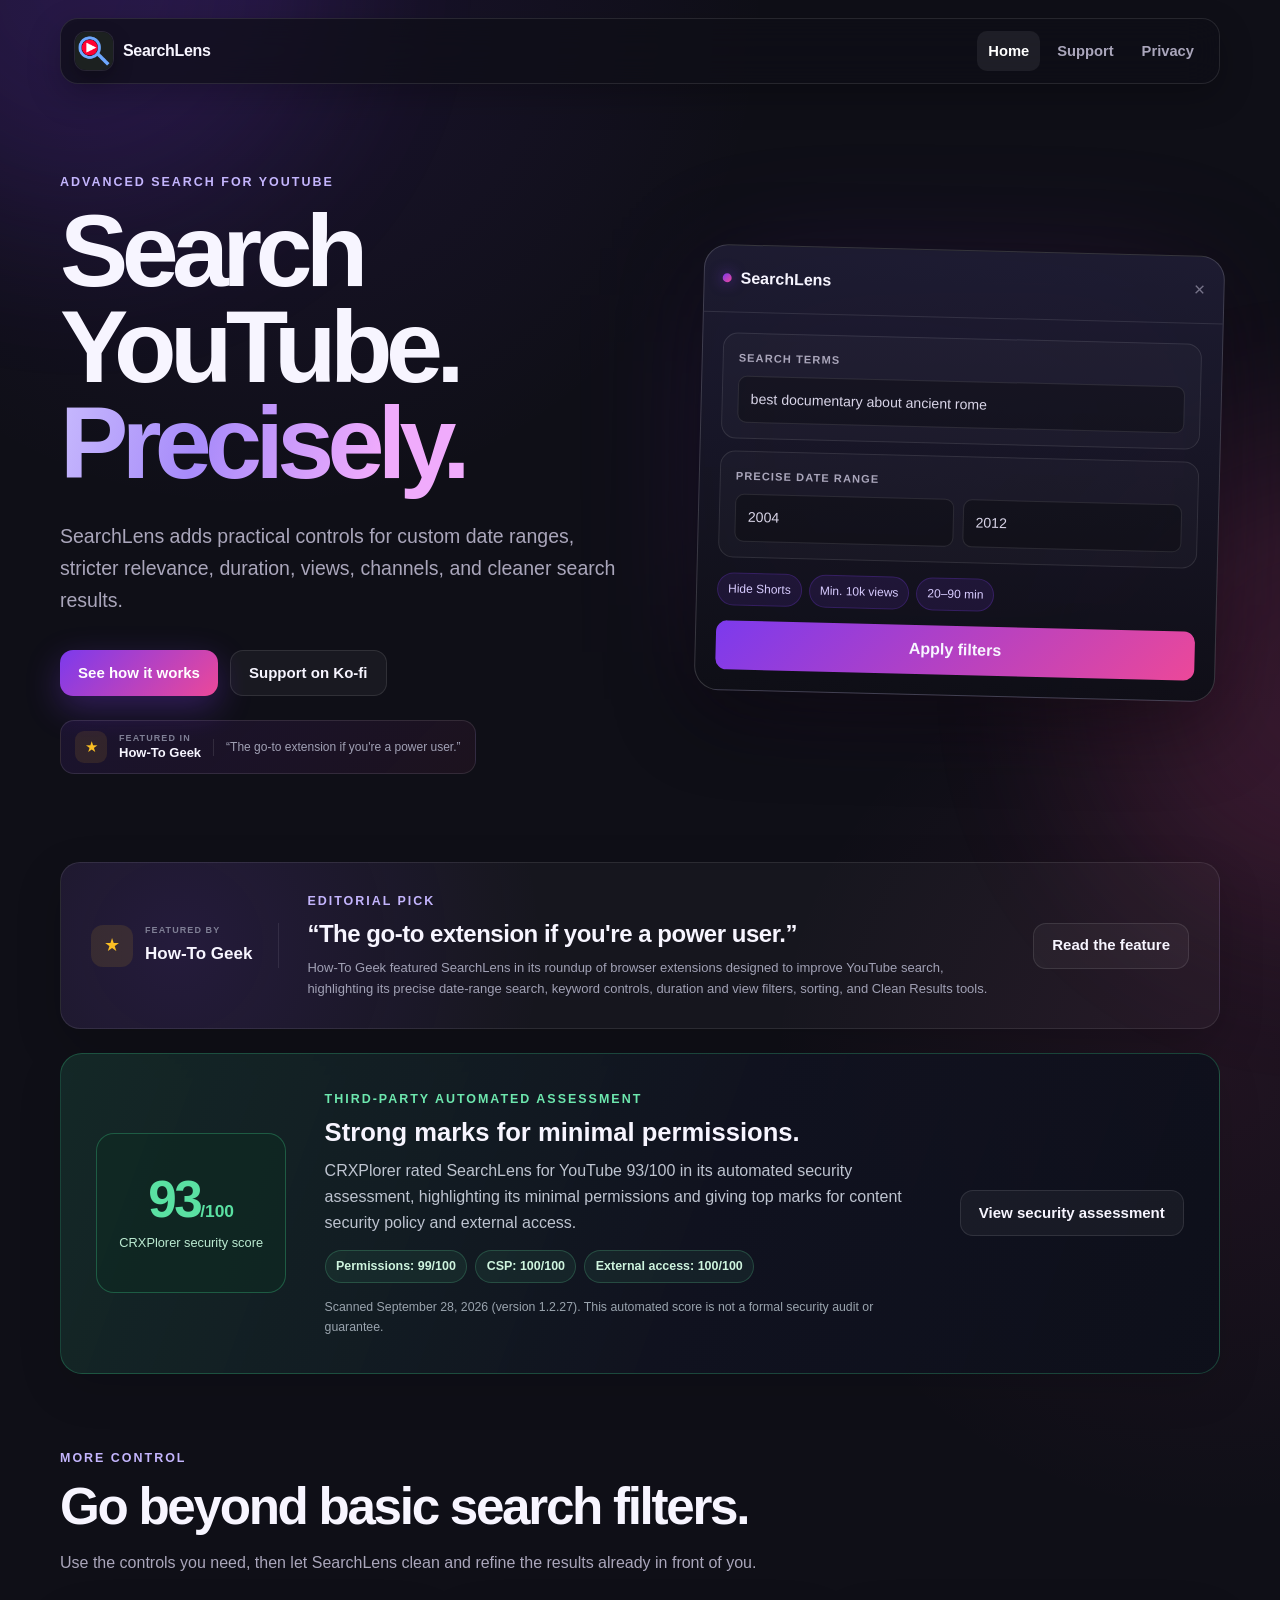
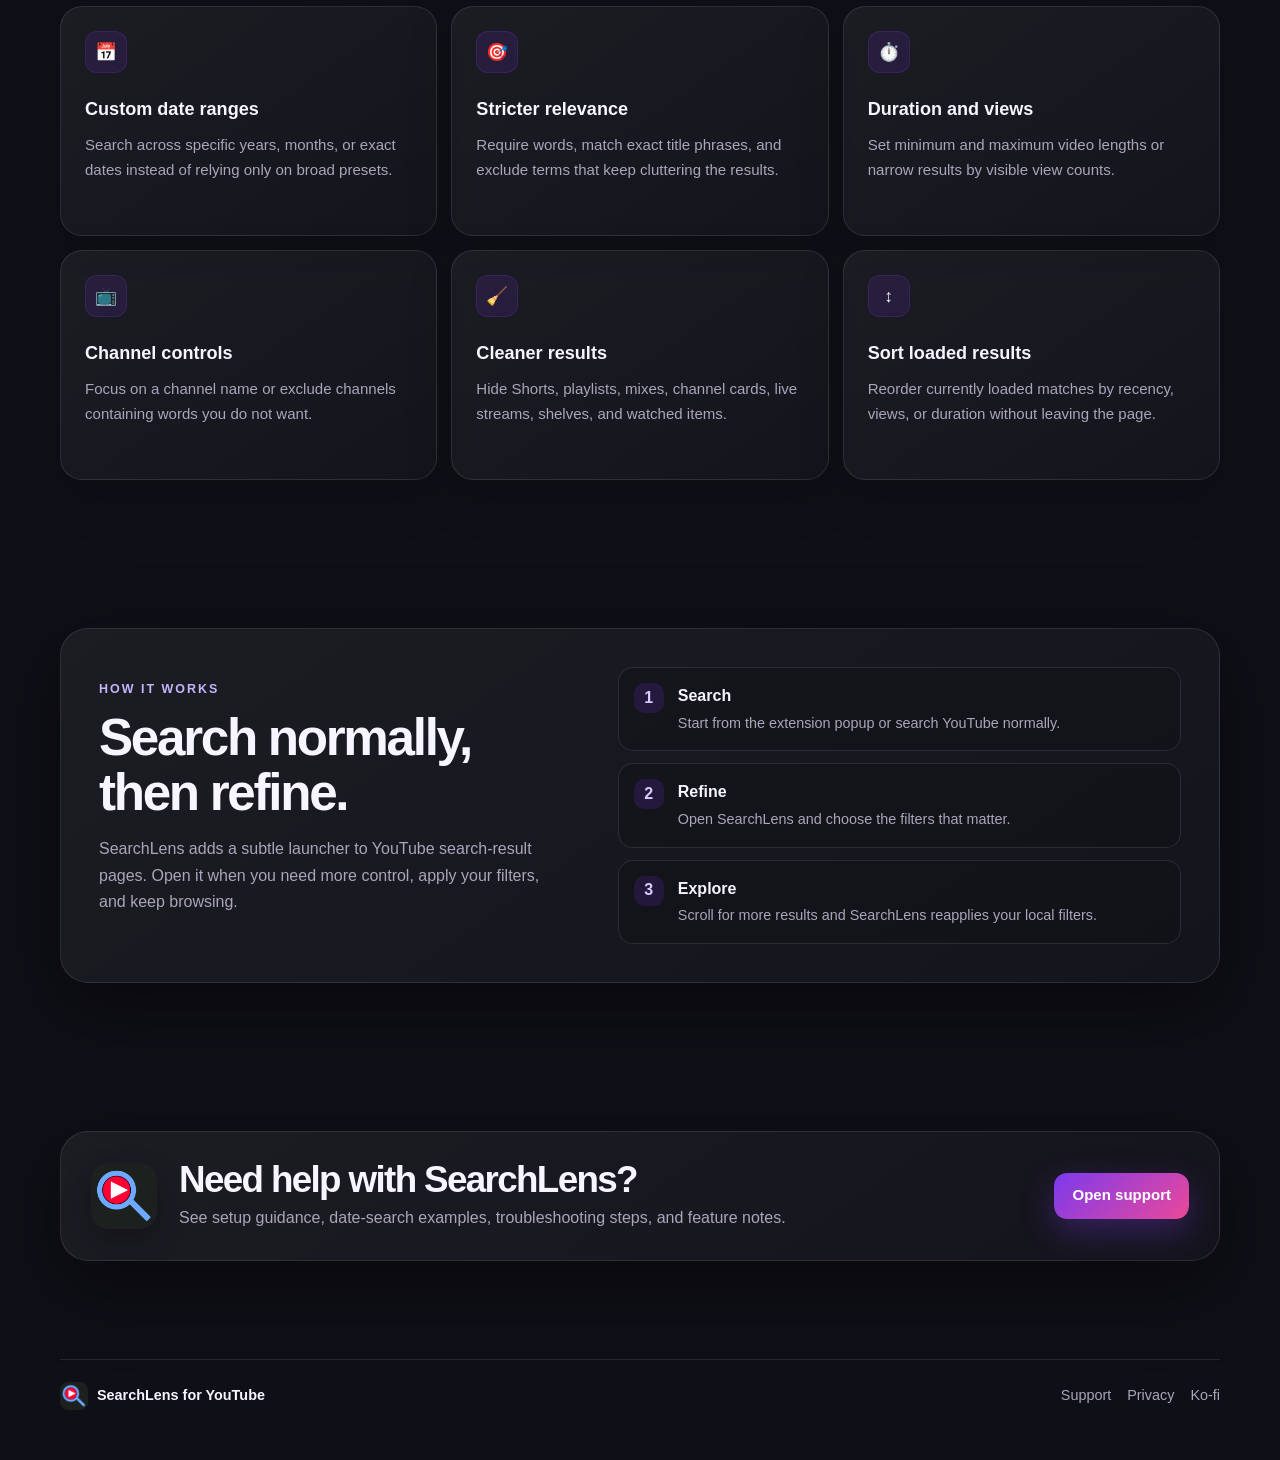
<file: index.html>
<!doctype html>
<html lang="en">
<head>
  <meta charset="utf-8">
  <meta name="viewport" content="width=device-width, initial-scale=1">

  <meta
    name="description"
    content="SearchLens for YouTube adds advanced search controls for custom dates, stricter relevance, duration, views, channels, and cleaner results."
  >

  <meta name="theme-color" content="#0f0f17">

  <title>SearchLens for YouTube</title>

  <link rel="icon" type="image/png" href="assets/searchlens-icon.png">
  <link rel="apple-touch-icon" href="assets/searchlens-icon.png">
  <link rel="stylesheet" href="style.css">
<style>
  /* SearchLens third-party assessment card */
  .security-section { margin-top: 1.5rem; }
  .security-card {
    display: grid;
    grid-template-columns: minmax(150px, 190px) minmax(0, 1fr) auto;
    align-items: center;
    gap: clamp(1.25rem, 3vw, 2.5rem);
    padding: clamp(1.4rem, 3vw, 2.2rem);
    border: 1px solid rgba(56, 200, 133, .28);
    border-radius: 22px;
    background: linear-gradient(110deg, rgba(24, 58, 50, .6), rgba(17, 19, 32, .94) 55%, rgba(14, 16, 27, .98));
    box-shadow: 0 16px 45px rgba(0, 0, 0, .12);
  }
  .security-score {
    display: flex;
    flex-direction: column;
    justify-content: center;
    align-items: center;
    gap: .4rem;
    min-height: 160px;
    padding: 1rem;
    border: 1px solid rgba(65, 215, 144, .3);
    border-radius: 18px;
    background: rgba(16, 42, 35, .62);
    color: #e7fff1;
    text-align: center;
  }
  .security-score-number { color: #5ae0a2; font-size: clamp(2.4rem, 4vw, 3.4rem); font-weight: 800; line-height: 1; letter-spacing: -.05em; }
  .security-score-number span { font-size: .34em; font-weight: 600; letter-spacing: 0; }
  .security-score-label { color: #bcebd2; font-size: .8rem; }
  .security-copy .eyebrow { color: #6de7ae; margin-bottom: .45rem; }
  .security-copy h2 { margin: 0 0 .6rem; font-size: clamp(1.3rem, 2vw, 1.75rem); line-height: 1.25; }
  .security-copy > p:not(.eyebrow) { margin: 0; color: #bec4d0; line-height: 1.6; }
  .security-highlights { display: flex; flex-wrap: wrap; gap: .5rem; margin: .95rem 0; }
  .security-highlights span {
    display: inline-flex;
    padding: .32rem .65rem;
    border: 1px solid rgba(98, 228, 160, .21);
    border-radius: 999px;
    background: rgba(63, 150, 110, .12);
    color: #cef4de;
    font-size: .78rem;
    font-weight: 600;
  }
  .security-copy .security-note { font-size: .77rem; color: #9aa4ae !important; }
  .security-button { text-align: center; white-space: nowrap; }
  @media (max-width: 980px) {
    .security-card { grid-template-columns: 155px minmax(0, 1fr); }
    .security-button { grid-column: 2; justify-self: start; }
  }
  @media (max-width: 600px) {
    .security-card { grid-template-columns: 1fr; gap: 1.2rem; }
    .security-score { min-height: auto; padding: 1.3rem; }
    .security-button { grid-column: 1; justify-self: stretch; }
  }
</style>

</head>

<body>

  <div class="ambient ambient-one" aria-hidden="true"></div>
  <div class="ambient ambient-two" aria-hidden="true"></div>

  <header class="site-header">

    <a class="brand" href="index.html" aria-label="SearchLens home">
      <img
        src="assets/searchlens-icon.png"
        alt="SearchLens icon"
        class="brand-icon"
      >
      <span>SearchLens</span>
    </a>

    <nav class="nav" aria-label="Main navigation">
      <a class="active" href="index.html">Home</a>
      <a href="support.html">Support</a>
      <a href="privacy.html">Privacy</a>
    </nav>

  </header>


  <main>

    <!-- HERO -->
    <section class="hero shell">

      <div class="hero-copy">

        <p class="eyebrow">ADVANCED SEARCH FOR YOUTUBE</p>

        <h1>
          Search YouTube.<br>
          <span>Precisely.</span>
        </h1>

        <p class="hero-text">
          SearchLens adds practical controls for custom date ranges,
          stricter relevance, duration, views, channels, and cleaner
          search results.
        </p>

        <div class="hero-actions">

          <a class="button primary" href="support.html">
            See how it works
          </a>

          <a
            class="button secondary"
            href="https://ko-fi.com/P5P31T3SZI"
            target="_blank"
            rel="noopener noreferrer"
          >
            Support on Ko-fi
          </a>

        </div>


        <!-- HOW-TO GEEK FEATURE BADGE -->
        <a
          class="featured-badge"
          href="https://www.howtogeek.com/youtubes-search-is-broken-but-these-extensions-fix-it/"
          target="_blank"
          rel="noopener noreferrer"
          aria-label="Read about SearchLens on How-To Geek"
        >

          <span class="featured-badge-mark">★</span>

          <span class="featured-badge-copy">
            <small>FEATURED IN</small>
            <strong>How-To Geek</strong>
          </span>

          <span class="featured-badge-text">
            “The go-to extension if you're a power user.”
          </span>

        </a>

      </div>


      <div class="hero-visual" aria-label="SearchLens feature preview">

        <div class="mock-window">

          <div class="mock-topbar">

            <div class="mock-brand">
              <span class="status-dot"></span>
              SearchLens
            </div>

            <span class="mock-close">×</span>

          </div>


          <div class="mock-body">

            <div class="mock-section">

              <div class="mock-label">
                SEARCH TERMS
              </div>

              <div class="mock-input">
                best documentary about ancient rome
              </div>

            </div>


            <div class="mock-section">

              <div class="mock-label">
                PRECISE DATE RANGE
              </div>

              <div class="mock-grid">

                <div class="mock-input">
                  2004
                </div>

                <div class="mock-input">
                  2012
                </div>

              </div>

            </div>


            <div class="mock-chips">

              <span>Hide Shorts</span>
              <span>Min. 10k views</span>
              <span>20–90 min</span>

            </div>


            <div class="mock-button">
              Apply filters
            </div>

          </div>

        </div>

      </div>

    </section>



    <!-- PRESS / EDITORIAL FEATURE -->
    <section class="press-section shell">

      <div class="press-card">

        <div class="press-card-label">

          <span class="press-star">★</span>

          <div>
            <span>FEATURED BY</span>
            <strong>How-To Geek</strong>
          </div>

        </div>


        <div class="press-card-copy">

          <p class="eyebrow">
            EDITORIAL PICK
          </p>

          <blockquote>
            “The go-to extension if you're a power user.”
          </blockquote>

          <p>
            How-To Geek featured SearchLens in its roundup of browser
            extensions designed to improve YouTube search, highlighting
            its precise date-range search, keyword controls, duration and
            view filters, sorting, and Clean Results tools.
          </p>

        </div>


        <a
          class="button secondary press-button"
          href="https://www.howtogeek.com/youtubes-search-is-broken-but-these-extensions-fix-it/"
          target="_blank"
          rel="noopener noreferrer"
        >
          Read the feature
        </a>

      </div>

    </section>



<!-- THIRD-PARTY SECURITY ASSESSMENT -->
<section class="security-section shell" aria-labelledby="security-heading">
  <div class="security-card">
    <div class="security-score" aria-label="CRXPlorer security score: 93 out of 100">
      <span class="security-score-number">93<span>/100</span></span>
      <span class="security-score-label">CRXPlorer security score</span>
    </div>

    <div class="security-copy">
      <p class="eyebrow">THIRD-PARTY AUTOMATED ASSESSMENT</p>
      <h2 id="security-heading">Strong marks for minimal permissions.</h2>
      <p>
        CRXPlorer rated SearchLens for YouTube 93/100 in its automated
        security assessment, highlighting its minimal permissions and
        giving top marks for content security policy and external access.
      </p>
      <div class="security-highlights" aria-label="Assessment category scores">
        <span>Permissions: 99/100</span>
        <span>CSP: 100/100</span>
        <span>External access: 100/100</span>
      </div>
      <p class="security-note">
        Scanned September 28, 2026 (version 1.2.27). This automated score
        is not a formal security audit or guarantee.
      </p>
    </div>

    <a
      class="button secondary security-button"
      href="https://crxplorer.com/extension/ndphfebcjimfndlaiedcaaockinmgapa/searchlens-for-youtube"
      target="_blank"
      rel="noopener noreferrer"
    >
      View security assessment
    </a>
  </div>
</section>



    <!-- FEATURES -->
    <section class="section shell" id="features">

      <div class="section-heading">

        <p class="eyebrow">
          MORE CONTROL
        </p>

        <h2>
          Go beyond basic search filters.
        </h2>

        <p>
          Use the controls you need, then let SearchLens clean and
          refine the results already in front of you.
        </p>

      </div>


      <div class="feature-grid">

        <article class="feature-card">

          <span class="feature-icon">📅</span>

          <h3>
            Custom date ranges
          </h3>

          <p>
            Search across specific years, months, or exact dates
            instead of relying only on broad presets.
          </p>

        </article>


        <article class="feature-card">

          <span class="feature-icon">🎯</span>

          <h3>
            Stricter relevance
          </h3>

          <p>
            Require words, match exact title phrases, and exclude
            terms that keep cluttering the results.
          </p>

        </article>


        <article class="feature-card">

          <span class="feature-icon">⏱️</span>

          <h3>
            Duration and views
          </h3>

          <p>
            Set minimum and maximum video lengths or narrow results
            by visible view counts.
          </p>

        </article>


        <article class="feature-card">

          <span class="feature-icon">📺</span>

          <h3>
            Channel controls
          </h3>

          <p>
            Focus on a channel name or exclude channels containing
            words you do not want.
          </p>

        </article>


        <article class="feature-card">

          <span class="feature-icon">🧹</span>

          <h3>
            Cleaner results
          </h3>

          <p>
            Hide Shorts, playlists, mixes, channel cards, live streams,
            shelves, and watched items.
          </p>

        </article>


        <article class="feature-card">

          <span class="feature-icon">↕</span>

          <h3>
            Sort loaded results
          </h3>

          <p>
            Reorder currently loaded matches by recency, views,
            or duration without leaving the page.
          </p>

        </article>

      </div>

    </section>



    <!-- HOW IT WORKS -->
    <section class="section shell">

      <div class="split-card">

        <div>

          <p class="eyebrow">
            HOW IT WORKS
          </p>

          <h2>
            Search normally, then refine.
          </h2>

          <p>
            SearchLens adds a subtle launcher to YouTube
            search-result pages. Open it when you need more control,
            apply your filters, and keep browsing.
          </p>

        </div>


        <ol class="steps">

          <li>

            <span>1</span>

            <div>

              <strong>
                Search
              </strong>

              <p>
                Start from the extension popup or search YouTube
                normally.
              </p>

            </div>

          </li>


          <li>

            <span>2</span>

            <div>

              <strong>
                Refine
              </strong>

              <p>
                Open SearchLens and choose the filters that matter.
              </p>

            </div>

          </li>


          <li>

            <span>3</span>

            <div>

              <strong>
                Explore
              </strong>

              <p>
                Scroll for more results and SearchLens reapplies
                your local filters.
              </p>

            </div>

          </li>

        </ol>

      </div>

    </section>



    <!-- SUPPORT -->
    <section class="section shell">

      <div class="cta-card">

        <img
          src="assets/searchlens-icon.png"
          alt=""
          class="cta-icon"
        >

        <div>

          <h2>
            Need help with SearchLens?
          </h2>

          <p>
            See setup guidance, date-search examples,
            troubleshooting steps, and feature notes.
          </p>

        </div>


        <a
          class="button primary"
          href="support.html"
        >
          Open support
        </a>

      </div>

    </section>

  </main>



  <footer class="site-footer shell">

    <div class="footer-brand">

      <img
        src="assets/searchlens-icon.png"
        alt=""
        class="footer-icon"
      >

      <span>
        SearchLens for YouTube
      </span>

    </div>


    <div class="footer-links">

      <a href="support.html">
        Support
      </a>

      <a href="privacy.html">
        Privacy
      </a>

      <a
        href="https://ko-fi.com/P5P31T3SZI"
        target="_blank"
        rel="noopener noreferrer"
      >
        Ko-fi
      </a>

    </div>

  </footer>

</body>
</html>
</file>
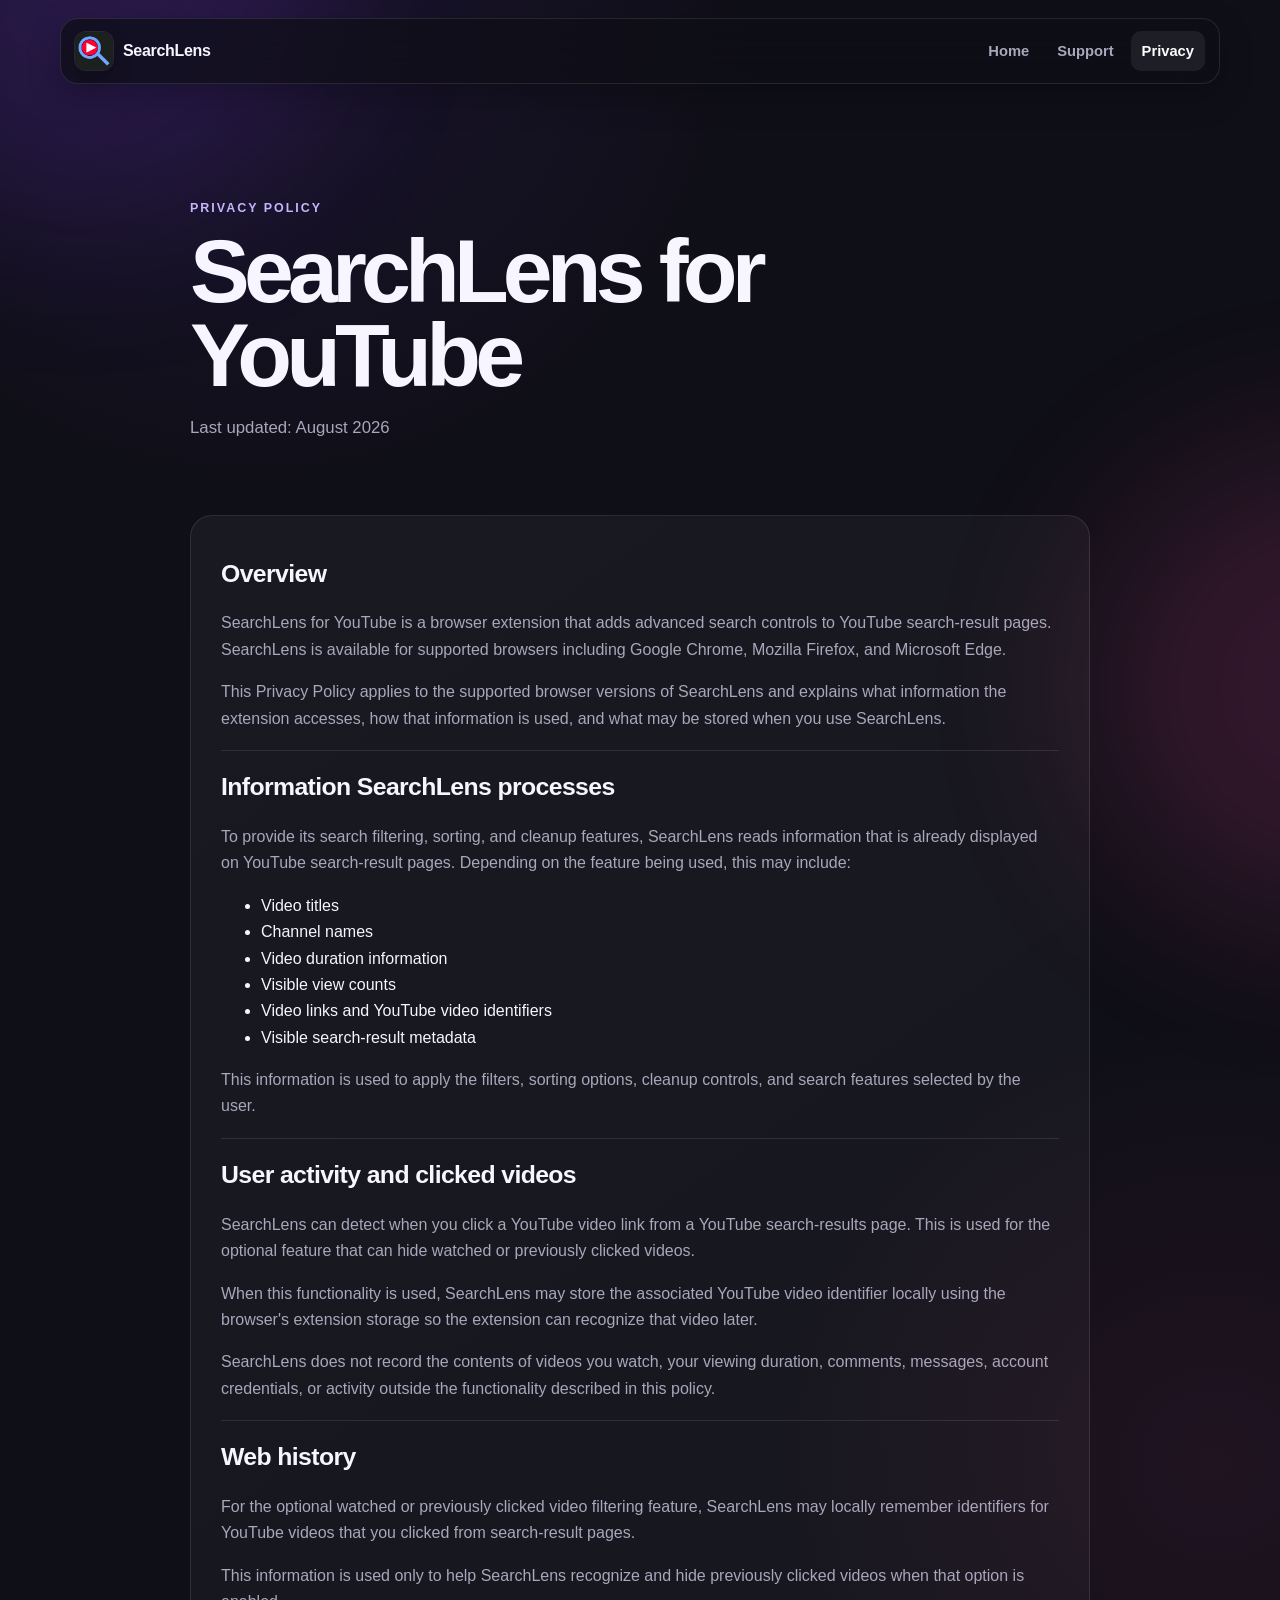
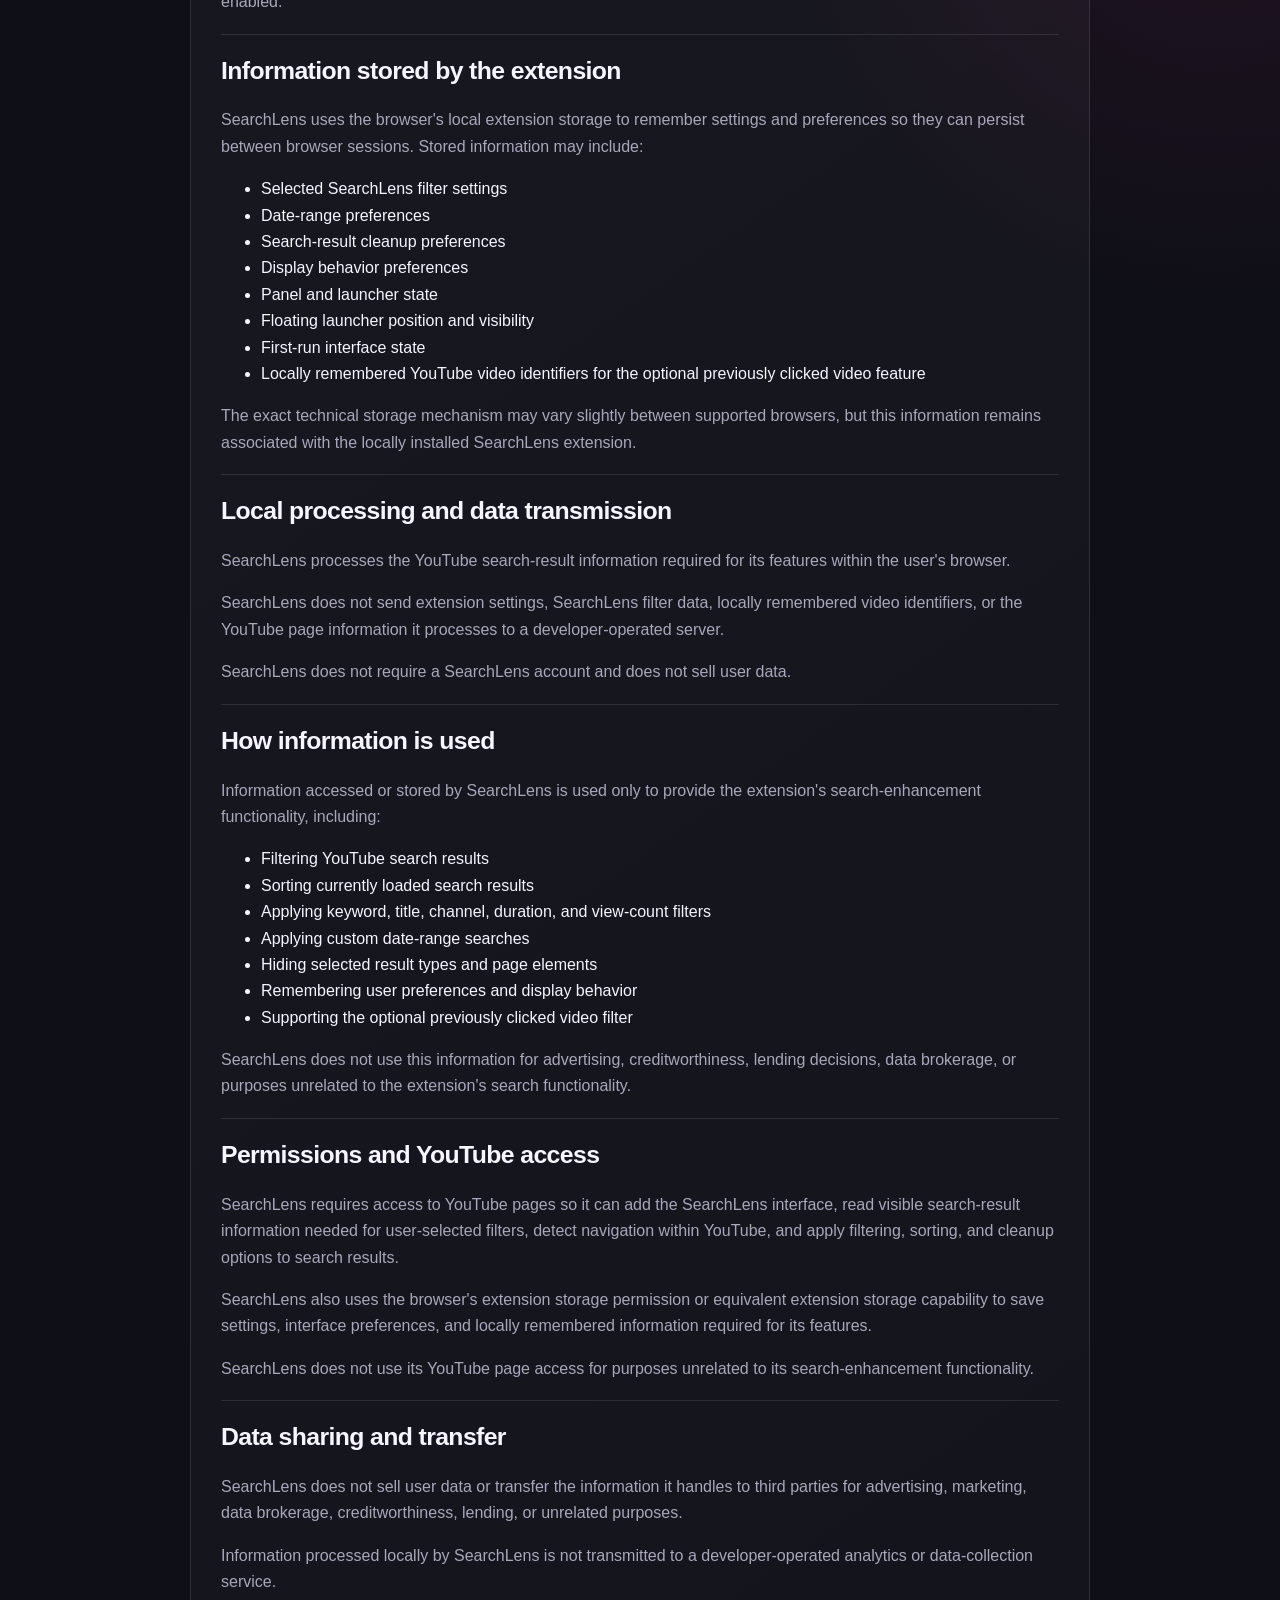
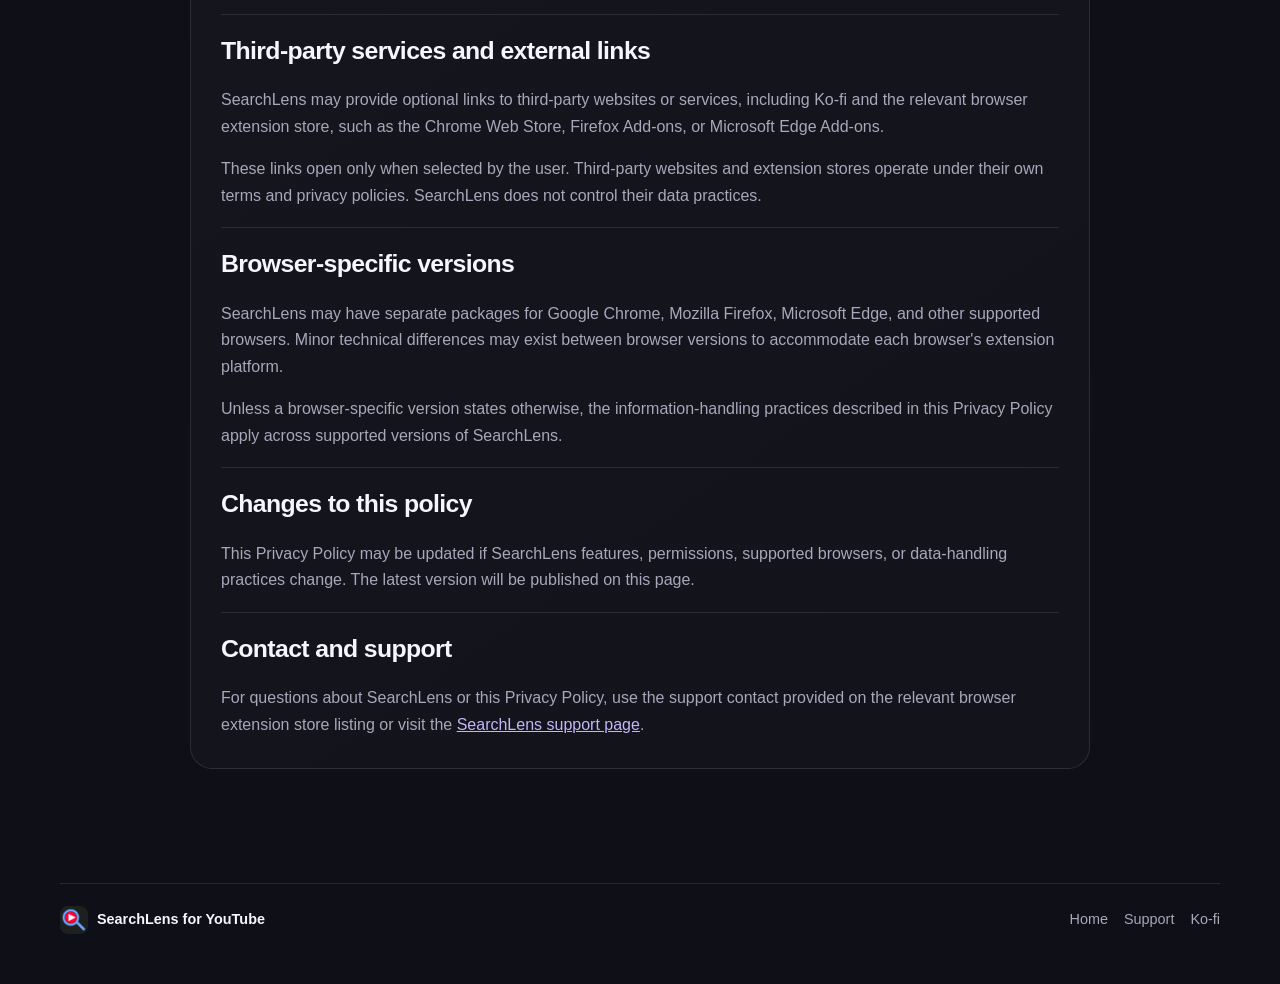
<file: privacy.html>
<!doctype html>
<html lang="en">
<head>
  <meta charset="utf-8">
  <meta name="viewport" content="width=device-width, initial-scale=1">
  <meta name="description" content="Privacy policy for SearchLens for YouTube.">
  <meta name="theme-color" content="#0f0f17">
  <title>Privacy Policy | SearchLens for YouTube</title>
  <link rel="icon" type="image/png" href="assets/searchlens-icon.png">
  <link rel="apple-touch-icon" href="assets/searchlens-icon.png">
  <link rel="stylesheet" href="style.css">
</head>

<body>
  <div class="ambient ambient-one" aria-hidden="true"></div>
  <div class="ambient ambient-two" aria-hidden="true"></div>

  <header class="site-header">
    <a class="brand" href="index.html" aria-label="SearchLens home">
      <img src="assets/searchlens-icon.png" alt="SearchLens icon" class="brand-icon">
      <span>SearchLens</span>
    </a>

    <nav class="nav" aria-label="Main navigation">
      <a href="index.html">Home</a>
      <a href="support.html">Support</a>
      <a class="active" href="privacy.html">Privacy</a>
    </nav>
  </header>

  <main class="shell page-main narrow-page">

    <section class="page-hero">
      <p class="eyebrow">PRIVACY POLICY</p>
      <h1>SearchLens for YouTube</h1>
      <p>Last updated: August 2026</p>
    </section>

    <article class="policy-card">

      <section>
        <h2>Overview</h2>

        <p>
          SearchLens for YouTube is a browser extension that adds advanced search
          controls to YouTube search-result pages. SearchLens is available for
          supported browsers including Google Chrome, Mozilla Firefox, and
          Microsoft Edge.
        </p>

        <p>
          This Privacy Policy applies to the supported browser versions of
          SearchLens and explains what information the extension accesses, how
          that information is used, and what may be stored when you use
          SearchLens.
        </p>
      </section>

      <section>
        <h2>Information SearchLens processes</h2>

        <p>
          To provide its search filtering, sorting, and cleanup features,
          SearchLens reads information that is already displayed on YouTube
          search-result pages. Depending on the feature being used, this may
          include:
        </p>

        <ul>
          <li>Video titles</li>
          <li>Channel names</li>
          <li>Video duration information</li>
          <li>Visible view counts</li>
          <li>Video links and YouTube video identifiers</li>
          <li>Visible search-result metadata</li>
        </ul>

        <p>
          This information is used to apply the filters, sorting options,
          cleanup controls, and search features selected by the user.
        </p>
      </section>

      <section>
        <h2>User activity and clicked videos</h2>

        <p>
          SearchLens can detect when you click a YouTube video link from a
          YouTube search-results page. This is used for the optional feature
          that can hide watched or previously clicked videos.
        </p>

        <p>
          When this functionality is used, SearchLens may store the associated
          YouTube video identifier locally using the browser's extension storage
          so the extension can recognize that video later.
        </p>

        <p>
          SearchLens does not record the contents of videos you watch, your
          viewing duration, comments, messages, account credentials, or activity
          outside the functionality described in this policy.
        </p>
      </section>

      <section>
        <h2>Web history</h2>

        <p>
          For the optional watched or previously clicked video filtering
          feature, SearchLens may locally remember identifiers for YouTube videos
          that you clicked from search-result pages.
        </p>

        <p>
          This information is used only to help SearchLens recognize and hide
          previously clicked videos when that option is enabled.
        </p>
      </section>

      <section>
        <h2>Information stored by the extension</h2>

        <p>
          SearchLens uses the browser's local extension storage to remember
          settings and preferences so they can persist between browser sessions.
          Stored information may include:
        </p>

        <ul>
          <li>Selected SearchLens filter settings</li>
          <li>Date-range preferences</li>
          <li>Search-result cleanup preferences</li>
          <li>Display behavior preferences</li>
          <li>Panel and launcher state</li>
          <li>Floating launcher position and visibility</li>
          <li>First-run interface state</li>
          <li>
            Locally remembered YouTube video identifiers for the optional
            previously clicked video feature
          </li>
        </ul>

        <p>
          The exact technical storage mechanism may vary slightly between
          supported browsers, but this information remains associated with the
          locally installed SearchLens extension.
        </p>
      </section>

      <section>
        <h2>Local processing and data transmission</h2>

        <p>
          SearchLens processes the YouTube search-result information required
          for its features within the user's browser.
        </p>

        <p>
          SearchLens does not send extension settings, SearchLens filter data,
          locally remembered video identifiers, or the YouTube page information
          it processes to a developer-operated server.
        </p>

        <p>
          SearchLens does not require a SearchLens account and does not sell
          user data.
        </p>
      </section>

      <section>
        <h2>How information is used</h2>

        <p>
          Information accessed or stored by SearchLens is used only to provide
          the extension's search-enhancement functionality, including:
        </p>

        <ul>
          <li>Filtering YouTube search results</li>
          <li>Sorting currently loaded search results</li>
          <li>
            Applying keyword, title, channel, duration, and view-count filters
          </li>
          <li>Applying custom date-range searches</li>
          <li>Hiding selected result types and page elements</li>
          <li>Remembering user preferences and display behavior</li>
          <li>Supporting the optional previously clicked video filter</li>
        </ul>

        <p>
          SearchLens does not use this information for advertising,
          creditworthiness, lending decisions, data brokerage, or purposes
          unrelated to the extension's search functionality.
        </p>
      </section>

      <section>
        <h2>Permissions and YouTube access</h2>

        <p>
          SearchLens requires access to YouTube pages so it can add the
          SearchLens interface, read visible search-result information needed
          for user-selected filters, detect navigation within YouTube, and apply
          filtering, sorting, and cleanup options to search results.
        </p>

        <p>
          SearchLens also uses the browser's extension storage permission or
          equivalent extension storage capability to save settings, interface
          preferences, and locally remembered information required for its
          features.
        </p>

        <p>
          SearchLens does not use its YouTube page access for purposes unrelated
          to its search-enhancement functionality.
        </p>
      </section>

      <section>
        <h2>Data sharing and transfer</h2>

        <p>
          SearchLens does not sell user data or transfer the information it
          handles to third parties for advertising, marketing, data brokerage,
          creditworthiness, lending, or unrelated purposes.
        </p>

        <p>
          Information processed locally by SearchLens is not transmitted to a
          developer-operated analytics or data-collection service.
        </p>
      </section>

      <section>
        <h2>Third-party services and external links</h2>

        <p>
          SearchLens may provide optional links to third-party websites or
          services, including Ko-fi and the relevant browser extension store,
          such as the Chrome Web Store, Firefox Add-ons, or Microsoft Edge
          Add-ons.
        </p>

        <p>
          These links open only when selected by the user. Third-party websites
          and extension stores operate under their own terms and privacy
          policies. SearchLens does not control their data practices.
        </p>
      </section>

      <section>
        <h2>Browser-specific versions</h2>

        <p>
          SearchLens may have separate packages for Google Chrome, Mozilla
          Firefox, Microsoft Edge, and other supported browsers. Minor technical
          differences may exist between browser versions to accommodate each
          browser's extension platform.
        </p>

        <p>
          Unless a browser-specific version states otherwise, the
          information-handling practices described in this Privacy Policy apply
          across supported versions of SearchLens.
        </p>
      </section>

      <section>
        <h2>Changes to this policy</h2>

        <p>
          This Privacy Policy may be updated if SearchLens features,
          permissions, supported browsers, or data-handling practices change.
          The latest version will be published on this page.
        </p>
      </section>

      <section>
        <h2>Contact and support</h2>

        <p>
          For questions about SearchLens or this Privacy Policy, use the support
          contact provided on the relevant browser extension store listing or
          visit the
          <a href="support.html">SearchLens support page</a>.
        </p>
      </section>

    </article>
  </main>

  <footer class="site-footer shell">
    <div class="footer-brand">
      <img src="assets/searchlens-icon.png" alt="" class="footer-icon">
      <span>SearchLens for YouTube</span>
    </div>

    <div class="footer-links">
      <a href="index.html">Home</a>
      <a href="support.html">Support</a>
      <a href="https://ko-fi.com/P5P31T3SZI"
         target="_blank"
         rel="noopener noreferrer">Ko-fi</a>
    </div>
  </footer>
</body>
</html>
</file>
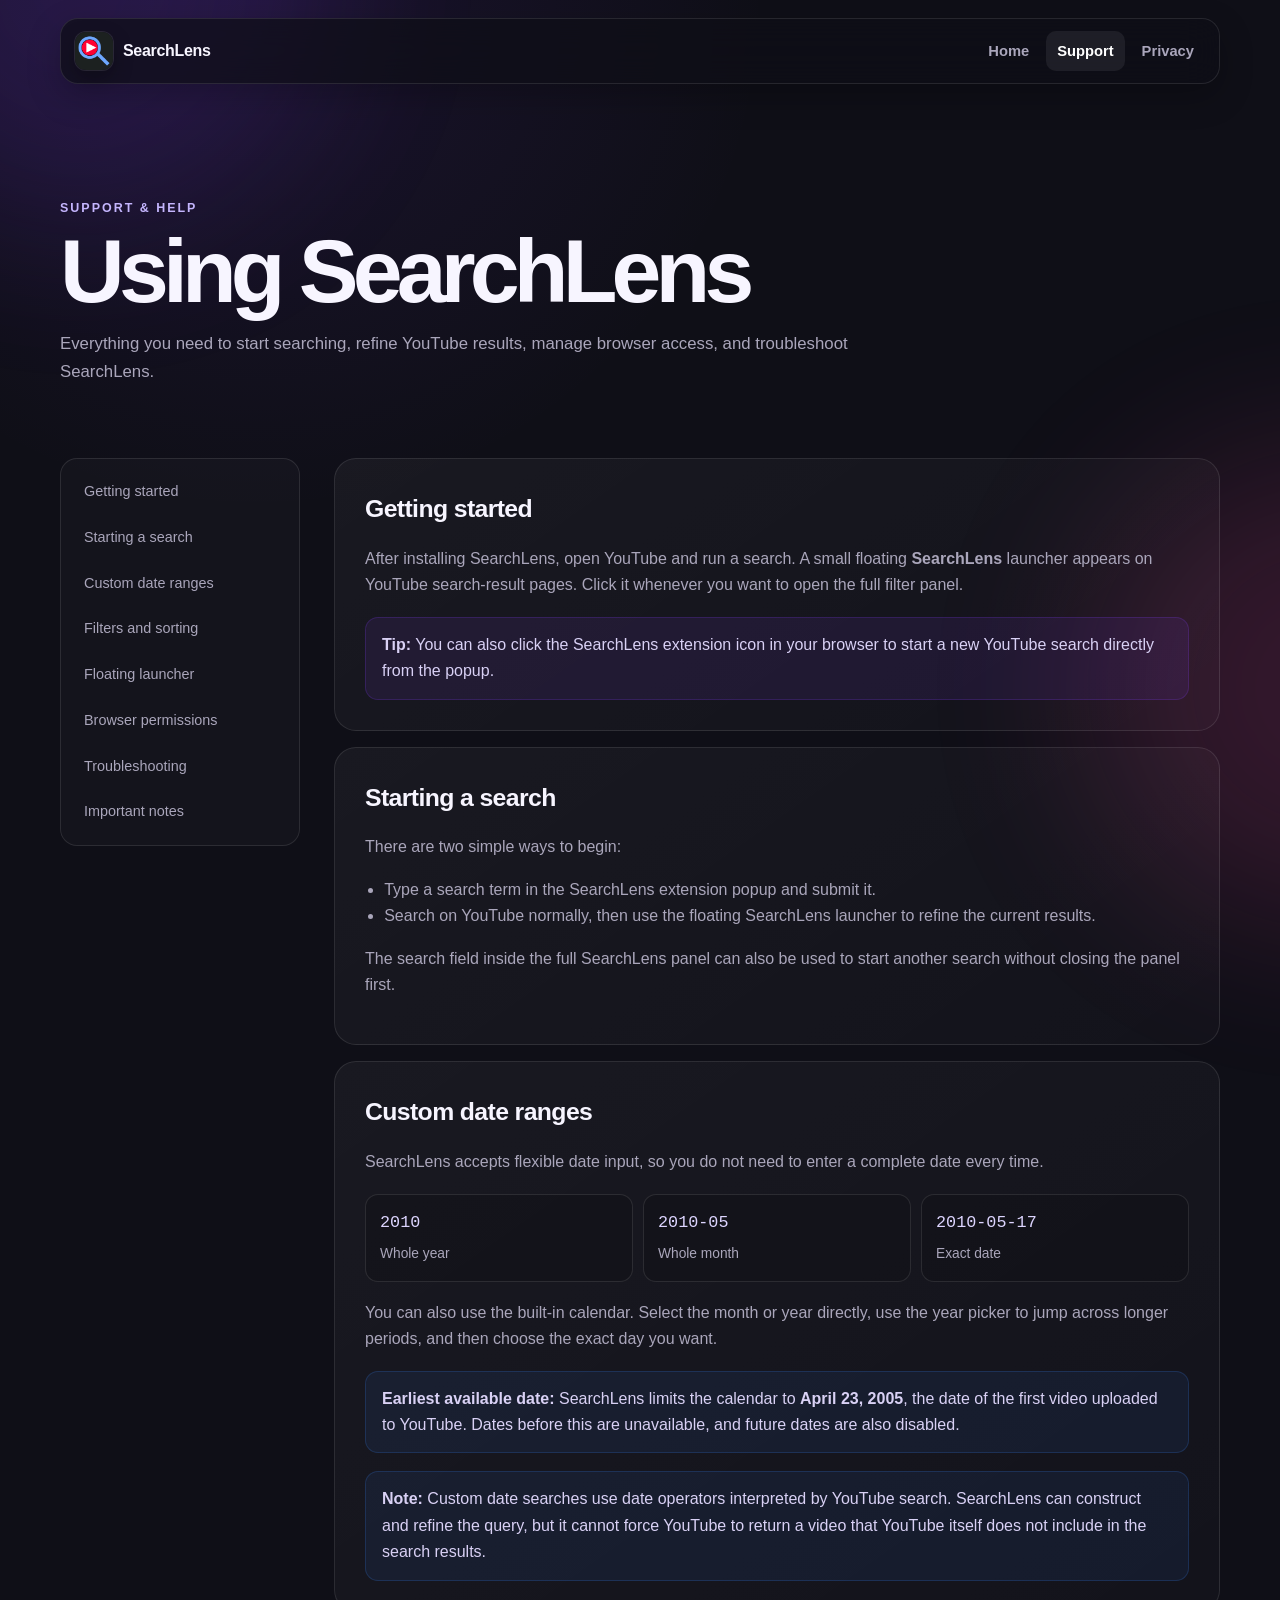
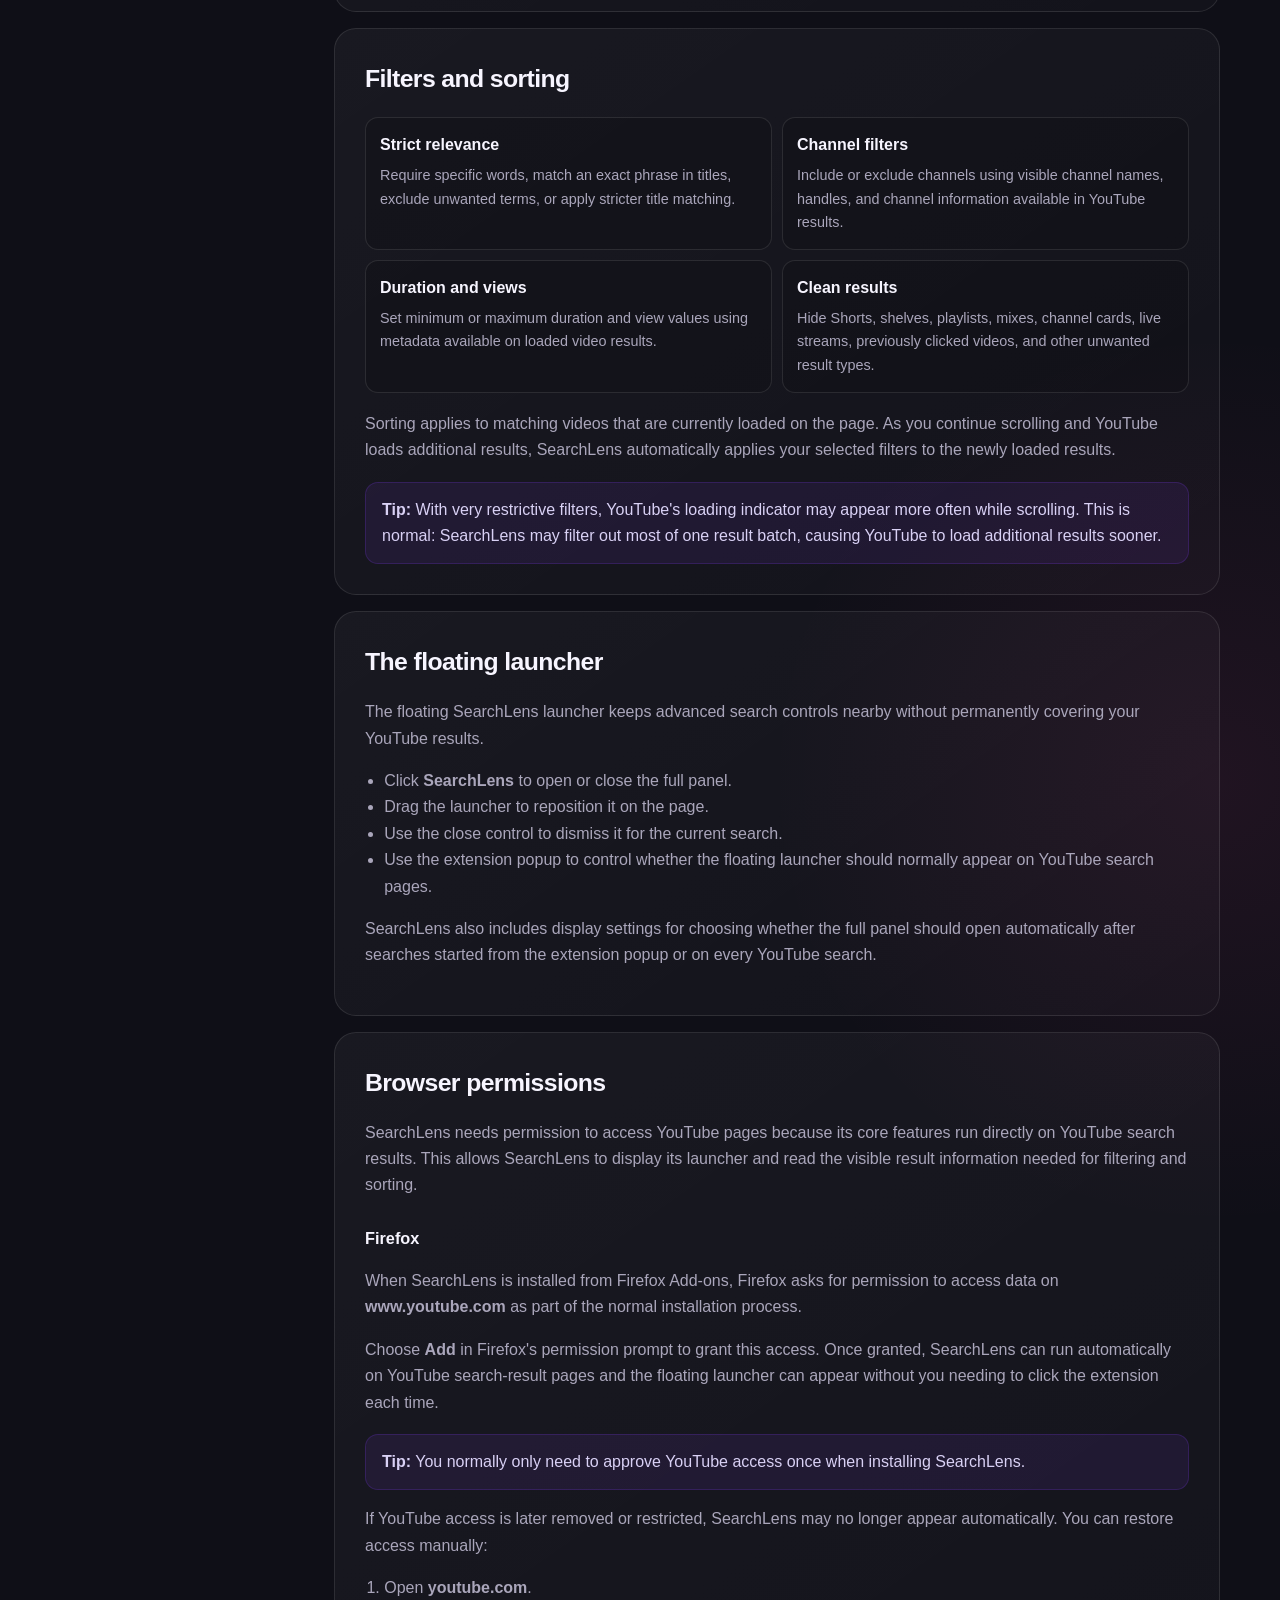
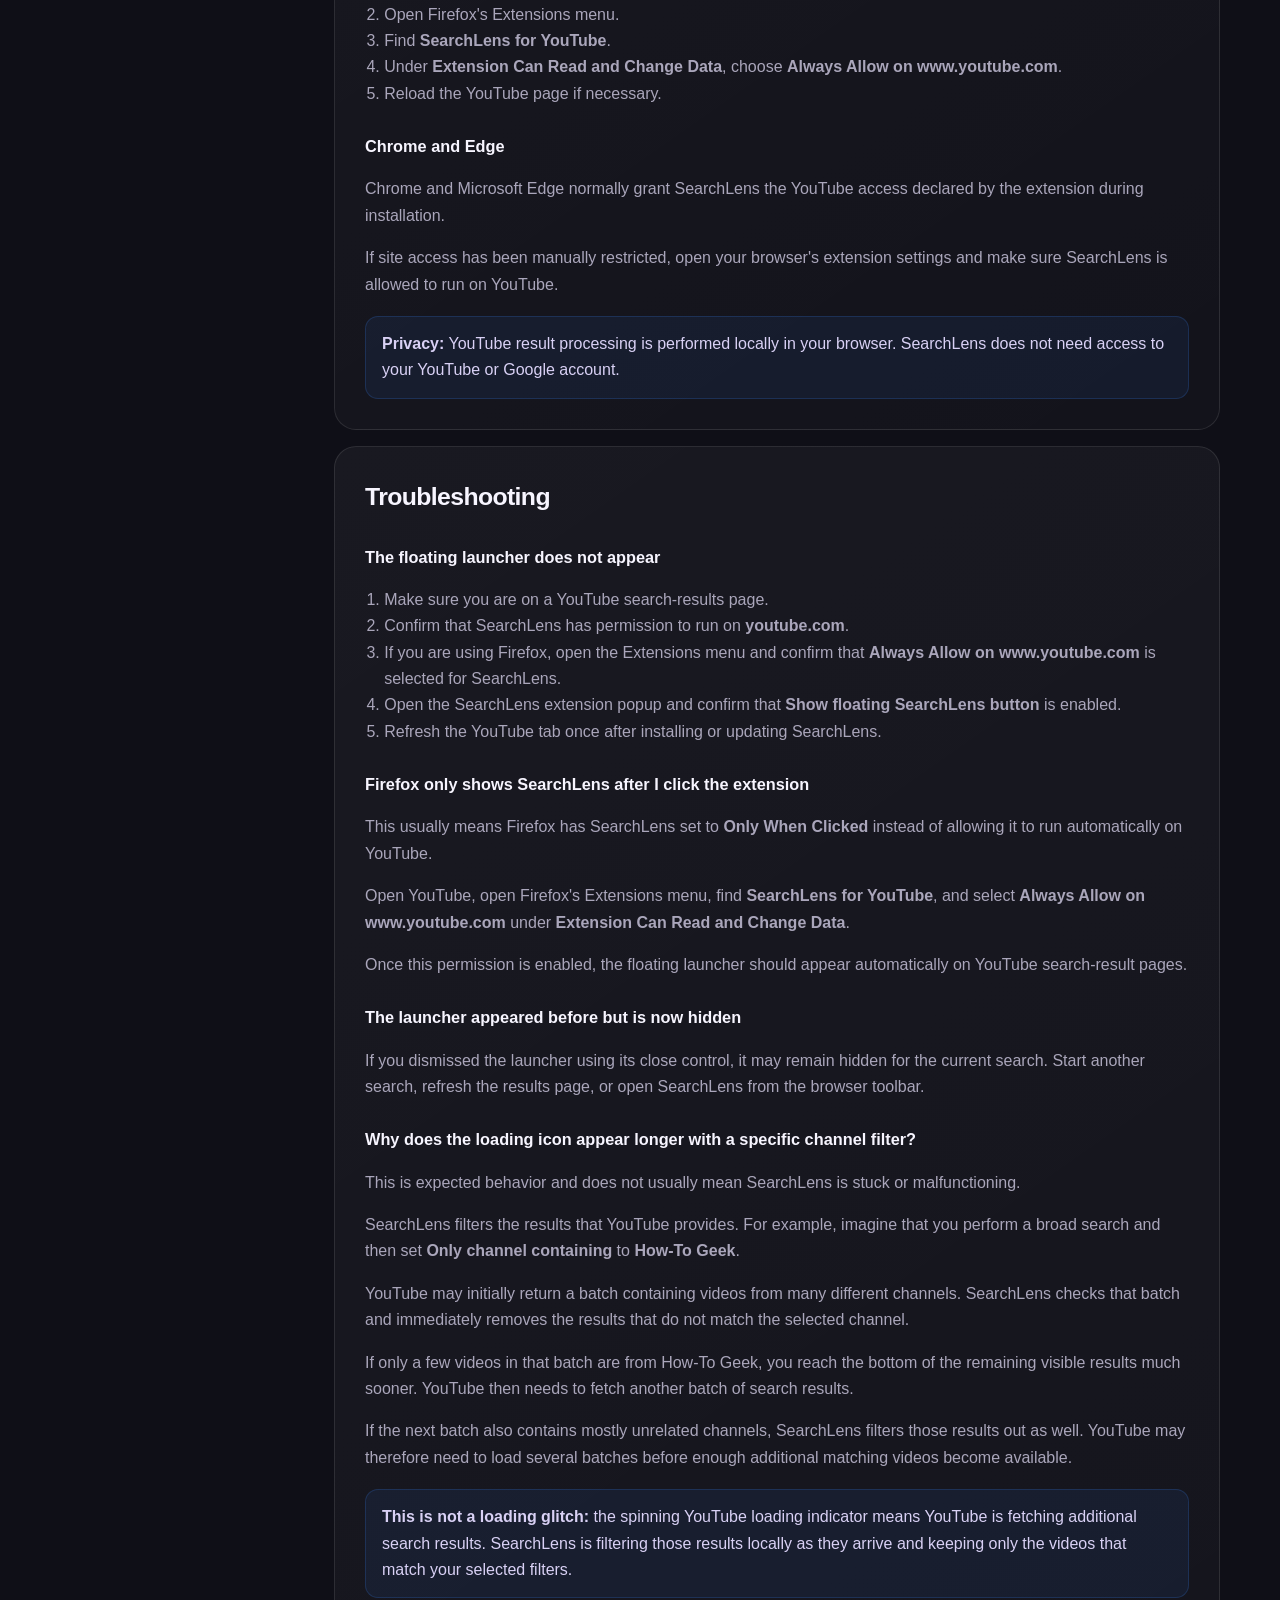
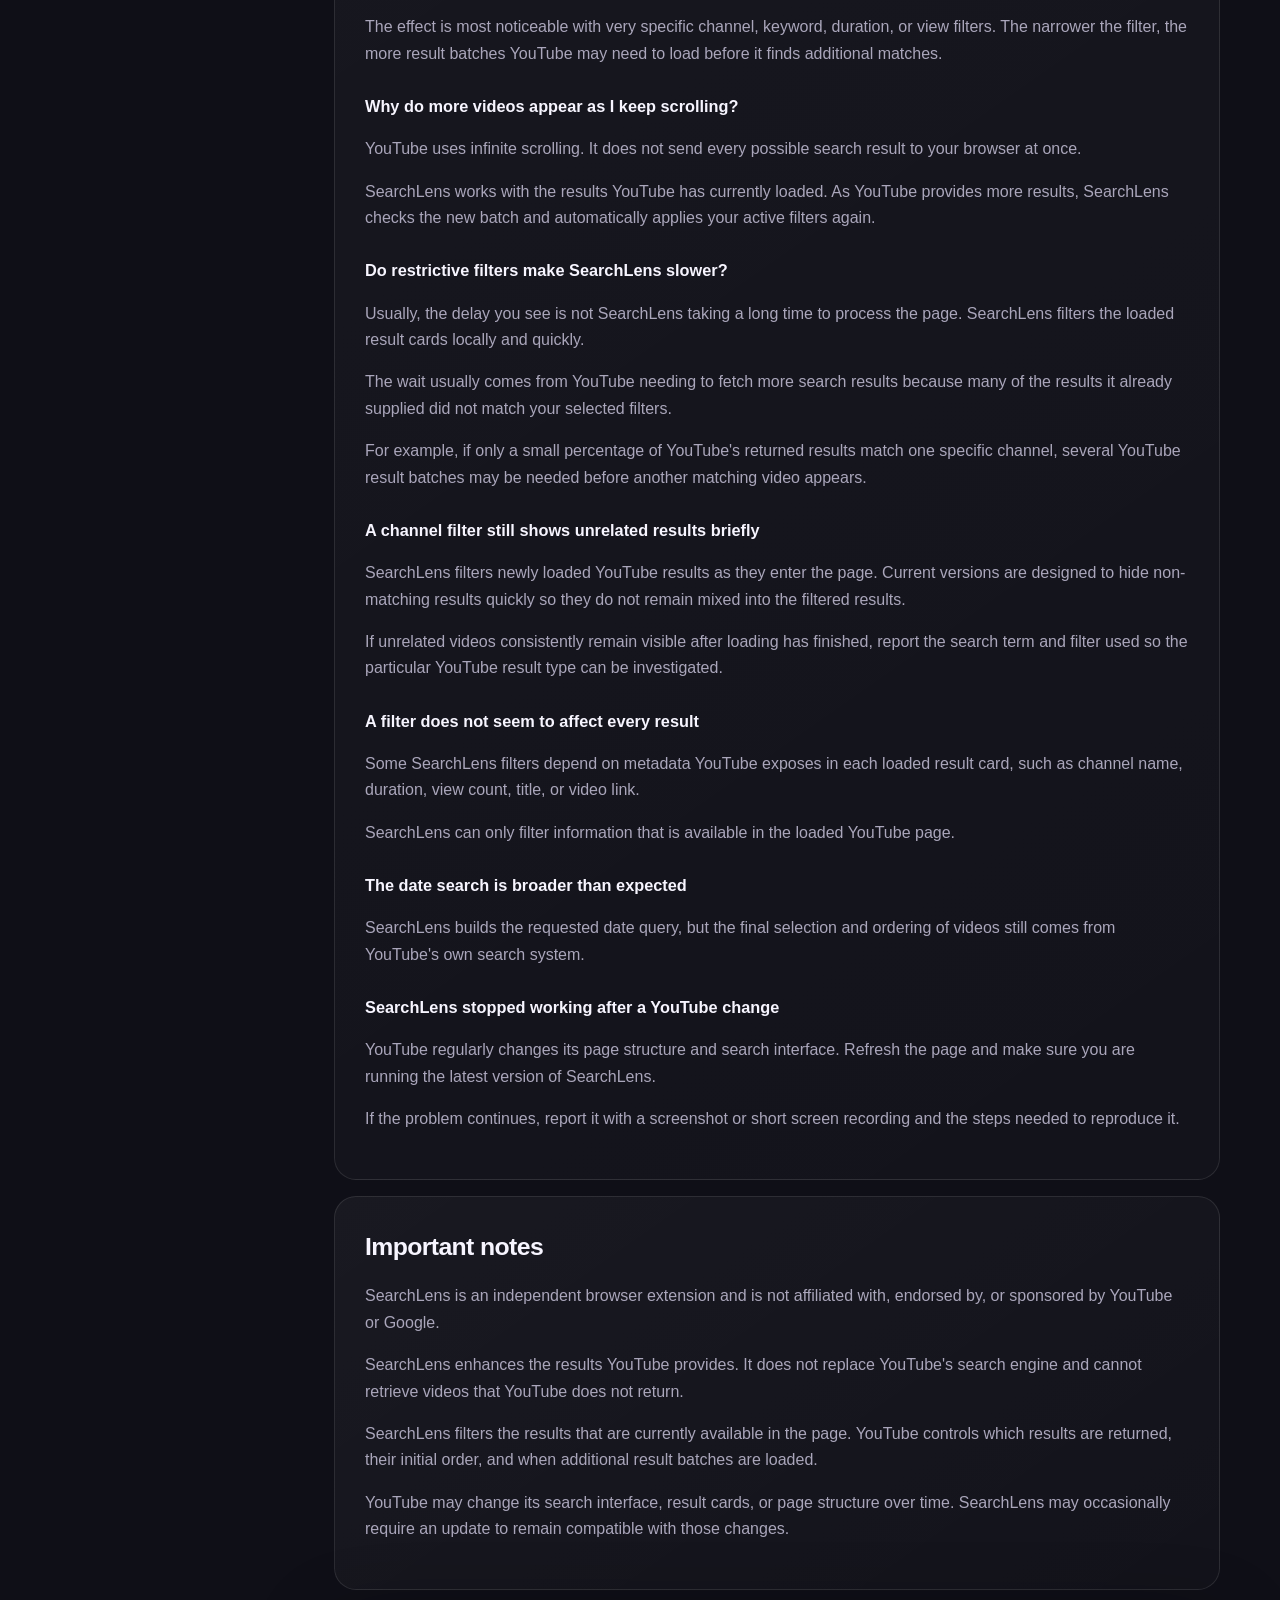
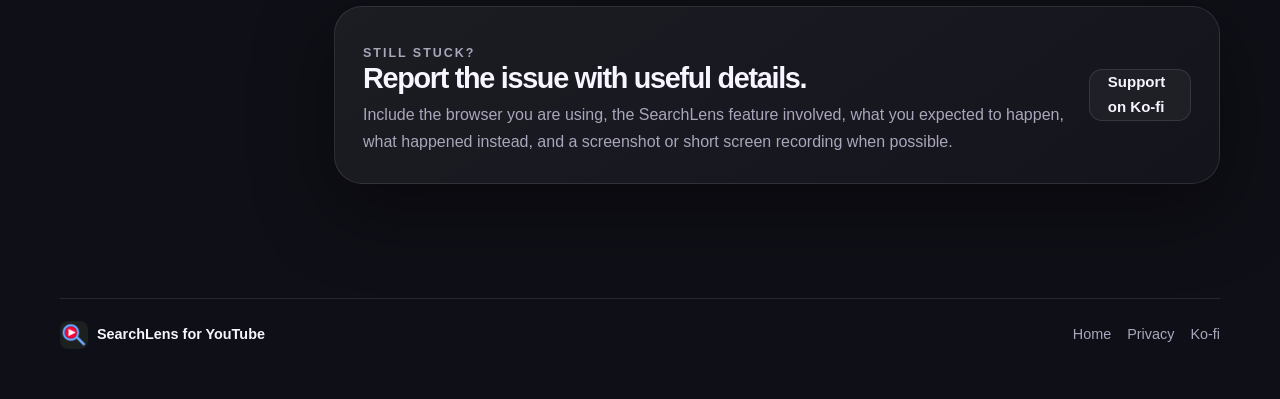
<file: support.html>
<!doctype html>
<html lang="en">
<head>
  <meta charset="utf-8">
  <meta name="viewport" content="width=device-width, initial-scale=1">
  <meta
    name="description"
    content="Help and support for SearchLens for YouTube, including search filters, custom dates, browser permissions, and troubleshooting."
  >
  <meta name="theme-color" content="#0f0f17">
  <title>Support | SearchLens for YouTube</title>

  <link rel="icon" type="image/png" href="assets/searchlens-icon.png">
  <link rel="apple-touch-icon" href="assets/searchlens-icon.png">
  <link rel="stylesheet" href="style.css">
</head>

<body>
  <div class="ambient ambient-one" aria-hidden="true"></div>
  <div class="ambient ambient-two" aria-hidden="true"></div>

  <header class="site-header">
    <a class="brand" href="index.html" aria-label="SearchLens home">
      <img
        src="assets/searchlens-icon.png"
        alt="SearchLens icon"
        class="brand-icon"
      >
      <span>SearchLens</span>
    </a>

    <nav class="nav" aria-label="Main navigation">
      <a href="index.html">Home</a>
      <a class="active" href="support.html">Support</a>
      <a href="privacy.html">Privacy</a>
    </nav>
  </header>

  <main class="shell page-main">

    <section class="page-hero">
      <p class="eyebrow">SUPPORT &amp; HELP</p>
      <h1>Using SearchLens</h1>
      <p>
        Everything you need to start searching, refine YouTube results,
        manage browser access, and troubleshoot SearchLens.
      </p>
    </section>

    <div class="docs-layout">

      <aside class="docs-nav" aria-label="Support topics">
        <a href="#getting-started">Getting started</a>
        <a href="#searching">Starting a search</a>
        <a href="#dates">Custom date ranges</a>
        <a href="#filters">Filters and sorting</a>
        <a href="#launcher">Floating launcher</a>
        <a href="#permissions">Browser permissions</a>
        <a href="#troubleshooting">Troubleshooting</a>
        <a href="#limitations">Important notes</a>
      </aside>

      <article class="docs-content">

        <section id="getting-started" class="doc-section">
          <h2>Getting started</h2>

          <p>
            After installing SearchLens, open YouTube and run a search.
            A small floating <strong>SearchLens</strong> launcher appears on
            YouTube search-result pages. Click it whenever you want to open
            the full filter panel.
          </p>

          <div class="tip">
            <strong>Tip:</strong>
            You can also click the SearchLens extension icon in your browser
            to start a new YouTube search directly from the popup.
          </div>
        </section>


        <section id="searching" class="doc-section">
          <h2>Starting a search</h2>

          <p>There are two simple ways to begin:</p>

          <ul>
            <li>
              Type a search term in the SearchLens extension popup and submit it.
            </li>

            <li>
              Search on YouTube normally, then use the floating SearchLens
              launcher to refine the current results.
            </li>
          </ul>

          <p>
            The search field inside the full SearchLens panel can also be used
            to start another search without closing the panel first.
          </p>
        </section>


        <section id="dates" class="doc-section">
          <h2>Custom date ranges</h2>

          <p>
            SearchLens accepts flexible date input, so you do not need to enter
            a complete date every time.
          </p>

          <div class="example-grid">
            <div>
              <code>2010</code>
              <span>Whole year</span>
            </div>

            <div>
              <code>2010-05</code>
              <span>Whole month</span>
            </div>

            <div>
              <code>2010-05-17</code>
              <span>Exact date</span>
            </div>
          </div>

          <p>
            You can also use the built-in calendar. Select the month or year
            directly, use the year picker to jump across longer periods, and
            then choose the exact day you want.
          </p>

          <div class="note">
            <strong>Earliest available date:</strong>
            SearchLens limits the calendar to <strong>April 23, 2005</strong>,
            the date of the first video uploaded to YouTube. Dates before this
            are unavailable, and future dates are also disabled.
          </div>

          <div class="note">
            <strong>Note:</strong>
            Custom date searches use date operators interpreted by YouTube
            search. SearchLens can construct and refine the query, but it
            cannot force YouTube to return a video that YouTube itself does
            not include in the search results.
          </div>
        </section>


        <section id="filters" class="doc-section">
          <h2>Filters and sorting</h2>

          <div class="mini-grid">

            <div>
              <strong>Strict relevance</strong>
              <p>
                Require specific words, match an exact phrase in titles,
                exclude unwanted terms, or apply stricter title matching.
              </p>
            </div>

            <div>
              <strong>Channel filters</strong>
              <p>
                Include or exclude channels using visible channel names,
                handles, and channel information available in YouTube results.
              </p>
            </div>

            <div>
              <strong>Duration and views</strong>
              <p>
                Set minimum or maximum duration and view values using metadata
                available on loaded video results.
              </p>
            </div>

            <div>
              <strong>Clean results</strong>
              <p>
                Hide Shorts, shelves, playlists, mixes, channel cards,
                live streams, previously clicked videos, and other unwanted
                result types.
              </p>
            </div>

          </div>

          <p>
            Sorting applies to matching videos that are currently loaded on
            the page. As you continue scrolling and YouTube loads additional
            results, SearchLens automatically applies your selected filters
            to the newly loaded results.
          </p>

          <div class="tip">
            <strong>Tip:</strong>
            With very restrictive filters, YouTube's loading indicator may
            appear more often while scrolling. This is normal: SearchLens may
            filter out most of one result batch, causing YouTube to load
            additional results sooner.
          </div>
        </section>


        <section id="launcher" class="doc-section">
          <h2>The floating launcher</h2>

          <p>
            The floating SearchLens launcher keeps advanced search controls
            nearby without permanently covering your YouTube results.
          </p>

          <ul>
            <li>
              Click <strong>SearchLens</strong> to open or close the full panel.
            </li>

            <li>
              Drag the launcher to reposition it on the page.
            </li>

            <li>
              Use the close control to dismiss it for the current search.
            </li>

            <li>
              Use the extension popup to control whether the floating launcher
              should normally appear on YouTube search pages.
            </li>
          </ul>

          <p>
            SearchLens also includes display settings for choosing whether the
            full panel should open automatically after searches started from
            the extension popup or on every YouTube search.
          </p>
        </section>


        <section id="permissions" class="doc-section">
          <h2>Browser permissions</h2>

          <p>
            SearchLens needs permission to access YouTube pages because its
            core features run directly on YouTube search results. This allows
            SearchLens to display its launcher and read the visible result
            information needed for filtering and sorting.
          </p>


          <h3>Firefox</h3>

          <p>
            When SearchLens is installed from Firefox Add-ons, Firefox asks
            for permission to access data on <strong>www.youtube.com</strong>
            as part of the normal installation process.
          </p>

          <p>
            Choose <strong>Add</strong> in Firefox's permission prompt to grant
            this access. Once granted, SearchLens can run automatically on
            YouTube search-result pages and the floating launcher can appear
            without you needing to click the extension each time.
          </p>

          <div class="tip">
            <strong>Tip:</strong>
            You normally only need to approve YouTube access once when
            installing SearchLens.
          </div>

          <p>
            If YouTube access is later removed or restricted, SearchLens may
            no longer appear automatically. You can restore access manually:
          </p>

          <ol>
            <li>
              Open <strong>youtube.com</strong>.
            </li>

            <li>
              Open Firefox's Extensions menu.
            </li>

            <li>
              Find <strong>SearchLens for YouTube</strong>.
            </li>

            <li>
              Under <strong>Extension Can Read and Change Data</strong>,
              choose
              <strong>Always Allow on www.youtube.com</strong>.
            </li>

            <li>
              Reload the YouTube page if necessary.
            </li>
          </ol>


          <h3>Chrome and Edge</h3>

          <p>
            Chrome and Microsoft Edge normally grant SearchLens the YouTube
            access declared by the extension during installation.
          </p>

          <p>
            If site access has been manually restricted, open your browser's
            extension settings and make sure SearchLens is allowed to run on
            YouTube.
          </p>

          <div class="note">
            <strong>Privacy:</strong>
            YouTube result processing is performed locally in your browser.
            SearchLens does not need access to your YouTube or Google account.
          </div>
        </section>


        <section id="troubleshooting" class="doc-section">
          <h2>Troubleshooting</h2>


          <h3>The floating launcher does not appear</h3>

          <ol>
            <li>
              Make sure you are on a YouTube search-results page.
            </li>

            <li>
              Confirm that SearchLens has permission to run on
              <strong>youtube.com</strong>.
            </li>

            <li>
              If you are using Firefox, open the Extensions menu and confirm
              that
              <strong>Always Allow on www.youtube.com</strong>
              is selected for SearchLens.
            </li>

            <li>
              Open the SearchLens extension popup and confirm that
              <strong>Show floating SearchLens button</strong> is enabled.
            </li>

            <li>
              Refresh the YouTube tab once after installing or updating
              SearchLens.
            </li>
          </ol>


          <h3>Firefox only shows SearchLens after I click the extension</h3>

          <p>
            This usually means Firefox has SearchLens set to
            <strong>Only When Clicked</strong> instead of allowing it to run
            automatically on YouTube.
          </p>

          <p>
            Open YouTube, open Firefox's Extensions menu, find
            <strong>SearchLens for YouTube</strong>, and select
            <strong>Always Allow on www.youtube.com</strong> under
            <strong>Extension Can Read and Change Data</strong>.
          </p>

          <p>
            Once this permission is enabled, the floating launcher should
            appear automatically on YouTube search-result pages.
          </p>


          <h3>The launcher appeared before but is now hidden</h3>

          <p>
            If you dismissed the launcher using its close control, it may
            remain hidden for the current search. Start another search,
            refresh the results page, or open SearchLens from the browser
            toolbar.
          </p>


          <h3>Why does the loading icon appear longer with a specific channel filter?</h3>

          <p>
            This is expected behavior and does not usually mean SearchLens is
            stuck or malfunctioning.
          </p>

          <p>
            SearchLens filters the results that YouTube provides. For example,
            imagine that you perform a broad search and then set
            <strong>Only channel containing</strong> to
            <strong>How-To Geek</strong>.
          </p>

          <p>
            YouTube may initially return a batch containing videos from many
            different channels. SearchLens checks that batch and immediately
            removes the results that do not match the selected channel.
          </p>

          <p>
            If only a few videos in that batch are from How-To Geek, you reach
            the bottom of the remaining visible results much sooner. YouTube
            then needs to fetch another batch of search results.
          </p>

          <p>
            If the next batch also contains mostly unrelated channels,
            SearchLens filters those results out as well. YouTube may therefore
            need to load several batches before enough additional matching
            videos become available.
          </p>

          <div class="note">
            <strong>This is not a loading glitch:</strong>
            the spinning YouTube loading indicator means YouTube is fetching
            additional search results. SearchLens is filtering those results
            locally as they arrive and keeping only the videos that match your
            selected filters.
          </div>

          <p>
            The effect is most noticeable with very specific channel, keyword,
            duration, or view filters. The narrower the filter, the more
            result batches YouTube may need to load before it finds additional
            matches.
          </p>


          <h3>Why do more videos appear as I keep scrolling?</h3>

          <p>
            YouTube uses infinite scrolling. It does not send every possible
            search result to your browser at once.
          </p>

          <p>
            SearchLens works with the results YouTube has currently loaded.
            As YouTube provides more results, SearchLens checks the new batch
            and automatically applies your active filters again.
          </p>


          <h3>Do restrictive filters make SearchLens slower?</h3>

          <p>
            Usually, the delay you see is not SearchLens taking a long time to
            process the page. SearchLens filters the loaded result cards locally
            and quickly.
          </p>

          <p>
            The wait usually comes from YouTube needing to fetch more search
            results because many of the results it already supplied did not
            match your selected filters.
          </p>

          <p>
            For example, if only a small percentage of YouTube's returned
            results match one specific channel, several YouTube result batches
            may be needed before another matching video appears.
          </p>


          <h3>A channel filter still shows unrelated results briefly</h3>

          <p>
            SearchLens filters newly loaded YouTube results as they enter the
            page. Current versions are designed to hide non-matching results
            quickly so they do not remain mixed into the filtered results.
          </p>

          <p>
            If unrelated videos consistently remain visible after loading has
            finished, report the search term and filter used so the particular
            YouTube result type can be investigated.
          </p>


          <h3>A filter does not seem to affect every result</h3>

          <p>
            Some SearchLens filters depend on metadata YouTube exposes in each
            loaded result card, such as channel name, duration, view count,
            title, or video link.
          </p>

          <p>
            SearchLens can only filter information that is available in the
            loaded YouTube page.
          </p>


          <h3>The date search is broader than expected</h3>

          <p>
            SearchLens builds the requested date query, but the final selection
            and ordering of videos still comes from YouTube's own search
            system.
          </p>


          <h3>SearchLens stopped working after a YouTube change</h3>

          <p>
            YouTube regularly changes its page structure and search interface.
            Refresh the page and make sure you are running the latest version
            of SearchLens.
          </p>

          <p>
            If the problem continues, report it with a screenshot or short
            screen recording and the steps needed to reproduce it.
          </p>

        </section>


        <section id="limitations" class="doc-section">
          <h2>Important notes</h2>

          <p>
            SearchLens is an independent browser extension and is not
            affiliated with, endorsed by, or sponsored by YouTube or Google.
          </p>

          <p>
            SearchLens enhances the results YouTube provides. It does not
            replace YouTube's search engine and cannot retrieve videos that
            YouTube does not return.
          </p>

          <p>
            SearchLens filters the results that are currently available in the
            page. YouTube controls which results are returned, their initial
            order, and when additional result batches are loaded.
          </p>

          <p>
            YouTube may change its search interface, result cards, or page
            structure over time. SearchLens may occasionally require an update
            to remain compatible with those changes.
          </p>
        </section>


        <section class="support-card">
          <div>
            <p class="eyebrow">STILL STUCK?</p>

            <h2>Report the issue with useful details.</h2>

            <p>
              Include the browser you are using, the SearchLens feature
              involved, what you expected to happen, what happened instead,
              and a screenshot or short screen recording when possible.
            </p>
          </div>

          <a
            class="button secondary"
            href="https://ko-fi.com/P5P31T3SZI"
            target="_blank"
            rel="noopener noreferrer"
          >
            Support on Ko-fi
          </a>
        </section>

      </article>
    </div>
  </main>


  <footer class="site-footer shell">

    <div class="footer-brand">
      <img
        src="assets/searchlens-icon.png"
        alt=""
        class="footer-icon"
      >
      <span>SearchLens for YouTube</span>
    </div>

    <div class="footer-links">
      <a href="index.html">Home</a>
      <a href="privacy.html">Privacy</a>

      <a
        href="https://ko-fi.com/P5P31T3SZI"
        target="_blank"
        rel="noopener noreferrer"
      >
        Ko-fi
      </a>
    </div>

  </footer>
</body>
</html>
</file>
<file: style.css>
:root {
  --bg: #0f0f17;
  --bg-2: #151522;
  --surface: rgba(255,255,255,.045);
  --surface-strong: rgba(255,255,255,.07);
  --border: rgba(255,255,255,.10);
  --border-strong: rgba(255,255,255,.16);
  --text: #f7f5ff;
  --muted: #aaa6bb;
  --dim: #77748a;
  --purple: #7c3aed;
  --pink: #ec4899;
  --blue: #3b82f6;
  --shadow: 0 24px 80px rgba(0,0,0,.45);
  --radius: 22px;
  --radius-sm: 14px;
  color-scheme: dark;
}

* { box-sizing: border-box; }
html { scroll-behavior: smooth; }
body {
  margin: 0;
  min-height: 100vh;
  background:
    radial-gradient(circle at 20% 0%, rgba(124,58,237,.11), transparent 32rem),
    radial-gradient(circle at 95% 35%, rgba(236,72,153,.08), transparent 28rem),
    var(--bg);
  color: var(--text);
  font-family: Inter, ui-sans-serif, -apple-system, BlinkMacSystemFont, "Segoe UI", sans-serif;
  line-height: 1.65;
  -webkit-font-smoothing: antialiased;
}

a { color: inherit; }
img { max-width: 100%; }
button, input { font: inherit; }

.ambient {
  position: fixed;
  width: 30rem;
  height: 30rem;
  border-radius: 50%;
  filter: blur(90px);
  pointer-events: none;
  z-index: -1;
  opacity: .16;
}
.ambient-one { background: var(--purple); top: -16rem; left: -10rem; }
.ambient-two { background: var(--pink); right: -18rem; top: 28rem; }

.shell { width: min(1160px, calc(100% - 40px)); margin-inline: auto; }
.site-header {
  width: min(1160px, calc(100% - 40px));
  margin: 18px auto 0;
  padding: 12px 14px;
  display: flex;
  align-items: center;
  justify-content: space-between;
  gap: 18px;
  position: sticky;
  top: 14px;
  z-index: 20;
  border: 1px solid var(--border);
  border-radius: 18px;
  background: rgba(15,15,23,.72);
  backdrop-filter: blur(18px);
  box-shadow: 0 12px 34px rgba(0,0,0,.24);
}
.brand {
  display: inline-flex;
  align-items: center;
  gap: 10px;
  text-decoration: none;
  font-weight: 800;
  letter-spacing: -.02em;
}
.brand-icon {
  width: 38px;
  height: 38px;
  border-radius: 11px;
  object-fit: cover;
  box-shadow: 0 0 0 1px rgba(255,255,255,.1), 0 8px 20px rgba(0,0,0,.28);
}
.nav { display: flex; align-items: center; gap: 6px; }
.nav a {
  padding: 8px 11px;
  border-radius: 10px;
  text-decoration: none;
  color: var(--muted);
  font-size: .92rem;
  font-weight: 650;
}
.nav a:hover, .nav a.active { color: #fff; background: var(--surface-strong); }

.hero {
  min-height: 680px;
  display: grid;
  grid-template-columns: 1.05fr .95fr;
  gap: 64px;
  align-items: center;
  padding: 88px 0 70px;
}
.eyebrow {
  margin: 0 0 10px;
  color: #c4b5fd;
  font-size: .78rem;
  font-weight: 800;
  letter-spacing: .16em;
}
.hero h1, .page-hero h1 {
  margin: 0;
  font-size: clamp(3.6rem, 8vw, 6.7rem);
  line-height: .94;
  letter-spacing: -.065em;
}
.hero h1 span {
  background: linear-gradient(105deg, #c4b5fd 4%, #a78bfa 35%, #f0abfc 78%);
  -webkit-background-clip: text;
  background-clip: text;
  color: transparent;
}
.hero-text {
  max-width: 660px;
  margin: 28px 0 0;
  color: var(--muted);
  font-size: clamp(1.03rem, 1.7vw, 1.22rem);
}
.hero-actions { display: flex; gap: 12px; flex-wrap: wrap; margin-top: 34px; }
.button {
  display: inline-flex;
  align-items: center;
  justify-content: center;
  min-height: 46px;
  padding: 0 18px;
  border-radius: 13px;
  text-decoration: none;
  font-weight: 750;
  font-size: .94rem;
  transition: transform .18s ease, box-shadow .18s ease, border-color .18s ease;
}
.button:hover { transform: translateY(-2px); }
.button.primary {
  color: #fff;
  background: linear-gradient(135deg, var(--purple), var(--pink));
  box-shadow: 0 12px 34px rgba(124,58,237,.32);
}
.button.secondary { background: var(--surface); border: 1px solid var(--border); color: var(--text); }
.button.secondary:hover { border-color: rgba(196,181,253,.45); }

.hero-visual { position: relative; }
.hero-visual::before {
  content: "";
  position: absolute;
  inset: 10% 6%;
  background: linear-gradient(135deg, rgba(124,58,237,.28), rgba(236,72,153,.16));
  filter: blur(70px);
  z-index: -1;
}
.mock-window {
  border: 1px solid var(--border-strong);
  border-radius: 24px;
  overflow: hidden;
  background: linear-gradient(180deg, rgba(31,29,51,.94), rgba(15,15,23,.97));
  box-shadow: var(--shadow);
  transform: rotate(1.4deg);
}
.mock-topbar {
  display: flex;
  justify-content: space-between;
  align-items: center;
  padding: 17px 18px;
  border-bottom: 1px solid var(--border);
}
.mock-brand { display: flex; align-items: center; gap: 9px; font-weight: 800; }
.status-dot {
  width: 9px; height: 9px; border-radius: 50%;
  background: linear-gradient(135deg, var(--purple), var(--pink));
  box-shadow: 0 0 14px rgba(124,58,237,.65);
}
.mock-close { color: var(--dim); font-size: 1.2rem; }
.mock-body { padding: 20px; }
.mock-section {
  padding: 15px;
  margin-bottom: 12px;
  border: 1px solid var(--border);
  border-radius: 15px;
  background: rgba(255,255,255,.025);
}
.mock-label { color: var(--muted); font-size: .69rem; letter-spacing: .1em; font-weight: 800; margin-bottom: 9px; }
.mock-input {
  padding: 11px 12px;
  border-radius: 9px;
  background: rgba(0,0,0,.28);
  border: 1px solid var(--border);
  color: #d9d5e8;
  font-size: .88rem;
  overflow: hidden;
  white-space: nowrap;
  text-overflow: ellipsis;
}
.mock-grid { display: grid; grid-template-columns: 1fr 1fr; gap: 9px; }
.mock-chips { display: flex; flex-wrap: wrap; gap: 7px; margin: 15px 0; }
.mock-chips span { padding: 6px 10px; border-radius: 999px; background: rgba(124,58,237,.12); border: 1px solid rgba(124,58,237,.24); color: #d8ccff; font-size: .75rem; }
.mock-button { text-align: center; padding: 11px; border-radius: 11px; background: linear-gradient(135deg, var(--purple), var(--pink)); font-weight: 800; }

.section { padding: 74px 0; }
.section-heading { max-width: 720px; margin-bottom: 30px; }
.section-heading h2, .split-card h2, .cta-card h2, .support-card h2 {
  margin: 0;
  font-size: clamp(2rem, 4vw, 3.25rem);
  line-height: 1.08;
  letter-spacing: -.045em;
}
.section-heading > p:last-child, .split-card > div > p:last-child, .cta-card p, .support-card p { color: var(--muted); }
.feature-grid { display: grid; grid-template-columns: repeat(3, 1fr); gap: 14px; }
.feature-card {
  min-height: 230px;
  padding: 24px;
  border: 1px solid var(--border);
  border-radius: var(--radius);
  background: linear-gradient(145deg, rgba(255,255,255,.055), rgba(255,255,255,.025));
  box-shadow: 0 18px 48px rgba(0,0,0,.16);
}
.feature-card:hover { border-color: rgba(196,181,253,.26); transform: translateY(-2px); transition: .2s ease; }
.feature-icon {
  width: 42px; height: 42px; display: inline-flex; align-items: center; justify-content: center;
  border-radius: 12px; background: rgba(124,58,237,.13); border: 1px solid rgba(124,58,237,.2); font-size: 1.1rem;
}
.feature-card h3 { margin: 22px 0 8px; font-size: 1.13rem; }
.feature-card p { margin: 0; color: var(--muted); font-size: .94rem; }

.split-card, .cta-card, .support-card {
  border: 1px solid var(--border);
  border-radius: 28px;
  background: linear-gradient(145deg, rgba(255,255,255,.055), rgba(255,255,255,.022));
  box-shadow: var(--shadow);
}
.split-card { padding: 38px; display: grid; grid-template-columns: .9fr 1.1fr; gap: 58px; align-items: center; }
.steps { list-style: none; margin: 0; padding: 0; display: grid; gap: 12px; }
.steps li { display: flex; gap: 14px; align-items: flex-start; padding: 15px; border: 1px solid var(--border); border-radius: 15px; background: rgba(0,0,0,.12); }
.steps li > span { width: 30px; height: 30px; flex: 0 0 30px; display: grid; place-items: center; border-radius: 10px; background: rgba(124,58,237,.16); color: #d8ccff; font-weight: 800; }
.steps p { margin: 2px 0 0; color: var(--muted); font-size: .9rem; }
.cta-card { padding: 28px 30px; display: grid; grid-template-columns: auto 1fr auto; gap: 22px; align-items: center; }
.cta-icon { width: 66px; height: 66px; border-radius: 17px; object-fit: cover; box-shadow: 0 12px 28px rgba(0,0,0,.26); }
.cta-card h2 { font-size: clamp(1.5rem, 3vw, 2.3rem); }
.cta-card p { margin: 6px 0 0; }

.page-main { padding: 72px 0 90px; }
.page-hero { max-width: 820px; padding: 42px 0 56px; }
.page-hero h1 { font-size: clamp(3rem, 7vw, 5.7rem); }
.page-hero > p:last-child { color: var(--muted); font-size: 1.05rem; }
.docs-layout { display: grid; grid-template-columns: 240px minmax(0, 1fr); gap: 34px; align-items: start; }
.docs-nav {
  position: sticky; top: 104px;
  display: grid; gap: 4px;
  padding: 12px;
  border: 1px solid var(--border);
  border-radius: 17px;
  background: rgba(255,255,255,.025);
}
.docs-nav a { padding: 9px 11px; border-radius: 10px; text-decoration: none; color: var(--muted); font-size: .9rem; }
.docs-nav a:hover { color: #fff; background: var(--surface-strong); }
.docs-content { display: grid; gap: 16px; }
.doc-section, .policy-card {
  padding: 30px;
  border: 1px solid var(--border);
  border-radius: 22px;
  background: linear-gradient(145deg, rgba(255,255,255,.045), rgba(255,255,255,.02));
}
.doc-section h2, .policy-card h2 { margin: 0 0 10px; font-size: 1.55rem; letter-spacing: -.025em; }
.doc-section h3 { margin-top: 26px; font-size: 1.02rem; }
.doc-section p, .doc-section li, .policy-card p { color: var(--muted); }
.doc-section ul, .doc-section ol { padding-left: 1.2rem; }
.tip, .note {
  margin-top: 18px;
  padding: 14px 16px;
  border-radius: 13px;
  background: rgba(124,58,237,.1);
  border: 1px solid rgba(124,58,237,.22);
  color: #d9d1f5;
}
.note { background: rgba(59,130,246,.08); border-color: rgba(59,130,246,.2); }
.example-grid, .mini-grid { display: grid; grid-template-columns: repeat(3, 1fr); gap: 10px; margin: 18px 0; }
.example-grid > div, .mini-grid > div { padding: 14px; border: 1px solid var(--border); border-radius: 13px; background: rgba(0,0,0,.12); }
.example-grid code { display: block; font-size: 1.05rem; color: #ddd5ff; margin-bottom: 4px; }
.example-grid span { color: var(--muted); font-size: .86rem; }
.mini-grid { grid-template-columns: repeat(2, 1fr); }
.mini-grid p { margin: 5px 0 0; font-size: .9rem; }
.support-card { padding: 28px; display: flex; gap: 24px; align-items: center; justify-content: space-between; }
.support-card h2 { font-size: 1.8rem; }
.support-card p { margin: 8px 0 0; }
.narrow-page { max-width: 900px; }
.policy-card { display: grid; gap: 8px; }
.policy-card section { padding: 8px 0 18px; border-bottom: 1px solid var(--border); }
.policy-card section:last-child { border-bottom: 0; padding-bottom: 0; }
.policy-card p { margin-bottom: 0; }
.policy-card a { color: #c4b5fd; }
code { font-family: ui-monospace, SFMono-Regular, Menlo, Consolas, monospace; }

.site-footer {
  margin-top: 24px;
  margin-bottom: 28px;
  padding: 22px 0;
  border-top: 1px solid var(--border);
  display: flex;
  align-items: center;
  justify-content: space-between;
  gap: 18px;
  color: var(--muted);
  font-size: .9rem;
}
.footer-brand { display: flex; align-items: center; gap: 9px; color: var(--text); font-weight: 700; }
.footer-icon { width: 28px; height: 28px; border-radius: 8px; object-fit: cover; }
.footer-links { display: flex; gap: 16px; flex-wrap: wrap; }
.footer-links a { text-decoration: none; }
.footer-links a:hover { color: #fff; }

@media (max-width: 900px) {
  .hero { grid-template-columns: 1fr; min-height: auto; gap: 44px; padding-top: 72px; }
  .hero-visual { max-width: 620px; }
  .feature-grid { grid-template-columns: repeat(2, 1fr); }
  .split-card { grid-template-columns: 1fr; gap: 30px; }
  .docs-layout { grid-template-columns: 1fr; }
  .docs-nav { position: static; grid-template-columns: repeat(2, 1fr); }
  .cta-card { grid-template-columns: auto 1fr; }
  .cta-card .button { grid-column: 1 / -1; }
}

@media (max-width: 620px) {
  .shell, .site-header { width: min(100% - 24px, 1160px); }
  .site-header { top: 8px; padding: 10px; }
  .brand span { display: none; }
  .nav a { padding: 7px 8px; font-size: .84rem; }
  .hero { padding-top: 58px; }
  .hero h1, .page-hero h1 { letter-spacing: -.05em; }
  .hero-actions { flex-direction: column; }
  .button { width: 100%; }
  .feature-grid, .example-grid, .mini-grid, .docs-nav { grid-template-columns: 1fr; }
  .feature-card { min-height: auto; }
  .section { padding: 52px 0; }
  .split-card, .doc-section, .policy-card { padding: 22px; }
  .cta-card { grid-template-columns: 1fr; text-align: left; }
  .support-card { align-items: stretch; flex-direction: column; }
  .site-footer { align-items: flex-start; flex-direction: column; }
  .mock-window { transform: none; }
}

/* ============================================================
   HOW-TO GEEK FEATURE
   ============================================================ */

.featured-badge {
  display: inline-flex;
  align-items: center;
  gap: 12px;
  margin-top: 24px;
  padding: 10px 14px;
  max-width: 100%;
  color: inherit;
  text-decoration: none;
  background:
    linear-gradient(
      135deg,
      rgba(124, 58, 237, 0.11),
      rgba(236, 72, 153, 0.06)
    );
  border: 1px solid rgba(255, 255, 255, 0.1);
  border-radius: 14px;
  transition:
    transform 0.18s ease,
    border-color 0.18s ease,
    background 0.18s ease;
}

.featured-badge:hover {
  transform: translateY(-2px);
  border-color: rgba(124, 58, 237, 0.38);
  background:
    linear-gradient(
      135deg,
      rgba(124, 58, 237, 0.16),
      rgba(236, 72, 153, 0.09)
    );
}

.featured-badge-mark {
  width: 32px;
  height: 32px;
  display: inline-flex;
  align-items: center;
  justify-content: center;
  flex: 0 0 auto;
  border-radius: 9px;
  color: #fbbf24;
  background: rgba(251, 191, 36, 0.1);
  font-size: 15px;
}

.featured-badge-copy {
  display: flex;
  flex-direction: column;
  line-height: 1.15;
  white-space: nowrap;
}

.featured-badge-copy small {
  margin-bottom: 3px;
  color: var(--text-muted, #7f7f95);
  font-size: 9px;
  font-weight: 700;
  letter-spacing: 0.12em;
}

.featured-badge-copy strong {
  color: var(--text, #f5f5fa);
  font-size: 13px;
}

.featured-badge-text {
  padding-left: 12px;
  border-left: 1px solid rgba(255, 255, 255, 0.1);
  color: var(--text-dim, #a1a1b5);
  font-size: 12px;
  line-height: 1.4;
}


/* Press section */

.press-section {
  margin-top: 18px;
  margin-bottom: 20px;
}

.press-card {
  display: grid;
  grid-template-columns: auto minmax(0, 1fr) auto;
  align-items: center;
  gap: 28px;
  padding: 28px 30px;
  border: 1px solid rgba(255, 255, 255, 0.09);
  border-radius: 20px;
  background:
    radial-gradient(
      circle at 10% 50%,
      rgba(124, 58, 237, 0.14),
      transparent 35%
    ),
    rgba(255, 255, 255, 0.03);
  box-shadow:
    0 16px 45px rgba(0, 0, 0, 0.18);
}

.press-card-label {
  display: flex;
  align-items: center;
  gap: 12px;
  padding-right: 26px;
  border-right: 1px solid rgba(255, 255, 255, 0.09);
}

.press-star {
  width: 42px;
  height: 42px;
  display: inline-flex;
  align-items: center;
  justify-content: center;
  border-radius: 12px;
  color: #fbbf24;
  background: rgba(251, 191, 36, 0.1);
  font-size: 18px;
}

.press-card-label div {
  display: flex;
  flex-direction: column;
  gap: 3px;
}

.press-card-label span:not(.press-star) {
  color: var(--text-muted, #7f7f95);
  font-size: 9px;
  font-weight: 700;
  letter-spacing: 0.12em;
}

.press-card-label strong {
  color: var(--text, #f5f5fa);
  font-size: 17px;
  white-space: nowrap;
}

.press-card-copy .eyebrow {
  margin-bottom: 6px;
}

.press-card-copy blockquote {
  margin: 0 0 8px;
  color: var(--text, #f5f5fa);
  font-size: clamp(18px, 2vw, 24px);
  font-weight: 700;
  line-height: 1.3;
  letter-spacing: -0.02em;
}

.press-card-copy > p:last-child {
  margin: 0;
  max-width: 720px;
  color: var(--text-dim, #a1a1b5);
  font-size: 13px;
  line-height: 1.65;
}

.press-button {
  white-space: nowrap;
}


/* Responsive */

@media (max-width: 850px) {
  .press-card {
    grid-template-columns: 1fr;
    gap: 20px;
  }

  .press-card-label {
    padding-right: 0;
    padding-bottom: 18px;
    border-right: 0;
    border-bottom: 1px solid rgba(255, 255, 255, 0.09);
  }

  .press-button {
    width: fit-content;
  }
}

@media (max-width: 600px) {
  .featured-badge {
    align-items: flex-start;
    flex-wrap: wrap;
  }

  .featured-badge-text {
    width: 100%;
    padding-left: 0;
    padding-top: 9px;
    border-left: 0;
    border-top: 1px solid rgba(255, 255, 255, 0.1);
  }

  .press-card {
    padding: 22px 20px;
  }
}
</file>
